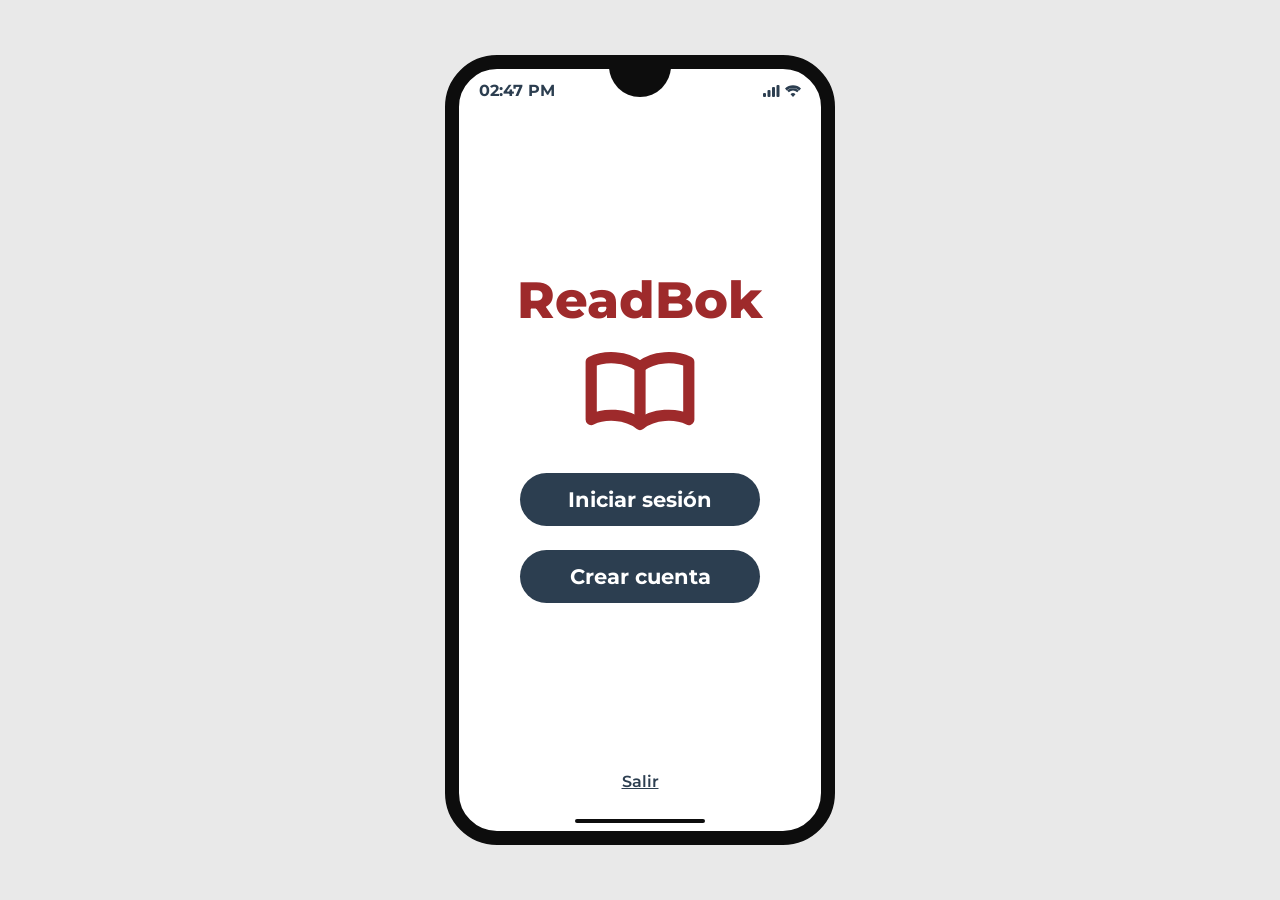
<file: index.html>
<!doctype html>
<html lang="es">
  <head>
    <meta charset="UTF-8" />
    <meta name="viewport" content="width=device-width, initial-scale=1.0" />
    <title>ReadBok</title>
    <link rel="preconnect" href="https://fonts.googleapis.com" />
    <link rel="preconnect" href="https://fonts.gstatic.com" crossorigin />
    <link
      href="https://fonts.googleapis.com/css2?family=Montserrat:wght@300;600;700;800&display=swap"
      rel="stylesheet"
    />
    <link rel="stylesheet" href="assets/css/variables.css" />
    <link rel="stylesheet" href="assets/css/base.css" />
    <style>
      .pantalla--login {
        align-items: center;
        gap: 24px;
        text-align: center;
      }
      .logo-readbok {
        margin-top: auto;
        font-size: 3.2rem;
        font-weight: 800;
        color: var(--enfasis);
      }
      .libro-marca {
        margin: -6px 0 10px;
      }
      .pantalla--login .btn {
        width: 240px;
        white-space: nowrap;
        padding-top: 14px;
        padding-bottom: 14px;
      }
      .enlace-salir {
        margin-top: auto;
        color: var(--texto);
        font-size: var(--h5);
        font-weight: 600;
        text-decoration: underline;
      }
    </style>
  </head>
  <body>
    <div class="telefono">
      <header class="barra-estado">
        <span>02:47 PM</span>
        <span class="iconos-estado">
          <svg width="17" height="12" viewBox="0 0 17 12" fill="currentColor">
            <rect x="0" y="8" width="3" height="4" rx="1" />
            <rect x="4.5" y="5" width="3" height="7" rx="1" />
            <rect x="9" y="2" width="3" height="10" rx="1" />
            <rect x="13.5" y="0" width="3" height="12" rx="1" />
          </svg>
          <svg width="16" height="12" viewBox="0 0 16 12" fill="currentColor">
            <path
              d="M8 12 5.5 9.2a3.6 3.6 0 0 1 5 0Zm4.2-4.7a6.6 6.6 0 0 0-8.4 0L2.1 5.4a9.2 9.2 0 0 1 11.8 0ZM16 3.5a11.8 11.8 0 0 0-16 0l1.7 1.9a9.3 9.3 0 0 1 12.6 0Z"
            />
          </svg>
        </span>
      </header>

      <main class="pantalla pantalla--login">
        <h1 class="logo-readbok">ReadBok</h1>
        <svg
          class="libro-marca"
          width="120"
          height="90"
          viewBox="0 0 150 112"
          fill="none"
        >
          <path
            d="M75 22 C58 8 30 8 14 16 V88 C30 80 58 80 75 94 C92 80 120 80 136 88 V16 C120 8 92 8 75 22 Z"
            stroke="#9e2a2b"
            stroke-width="14"
            stroke-linejoin="round"
          />
          <line
            x1="75"
            y1="22"
            x2="75"
            y2="94"
            stroke="#9e2a2b"
            stroke-width="14"
          />
        </svg>
        <a
          class="btn btn--primario"
          id="btnIniciar"
          href="cargando.html?siguiente=inicio.html"
          >Iniciar sesión</a
        >
        <a
          class="btn btn--primario"
          id="btnCrear"
          href="cargando.html?siguiente=meta.html"
          >Crear cuenta</a
        >
        <a class="enlace-salir" href="#">Salir</a>
      </main>

      <div class="indicador-inicio"></div>
    </div>

    <script>
      // Perfil de la demo: "Iniciar sesión" entra como Omar (datos llenos),
      // "Crear cuenta" entra como usuario nuevo (todo en 0)
      document
        .getElementById("btnIniciar")
        .addEventListener("click", () =>
          sessionStorage.setItem("perfil", "omar"),
        );
      document
        .getElementById("btnCrear")
        .addEventListener("click", () =>
          sessionStorage.setItem("perfil", "nuevo"),
        );
    </script>
  </body>
</html>
</file>
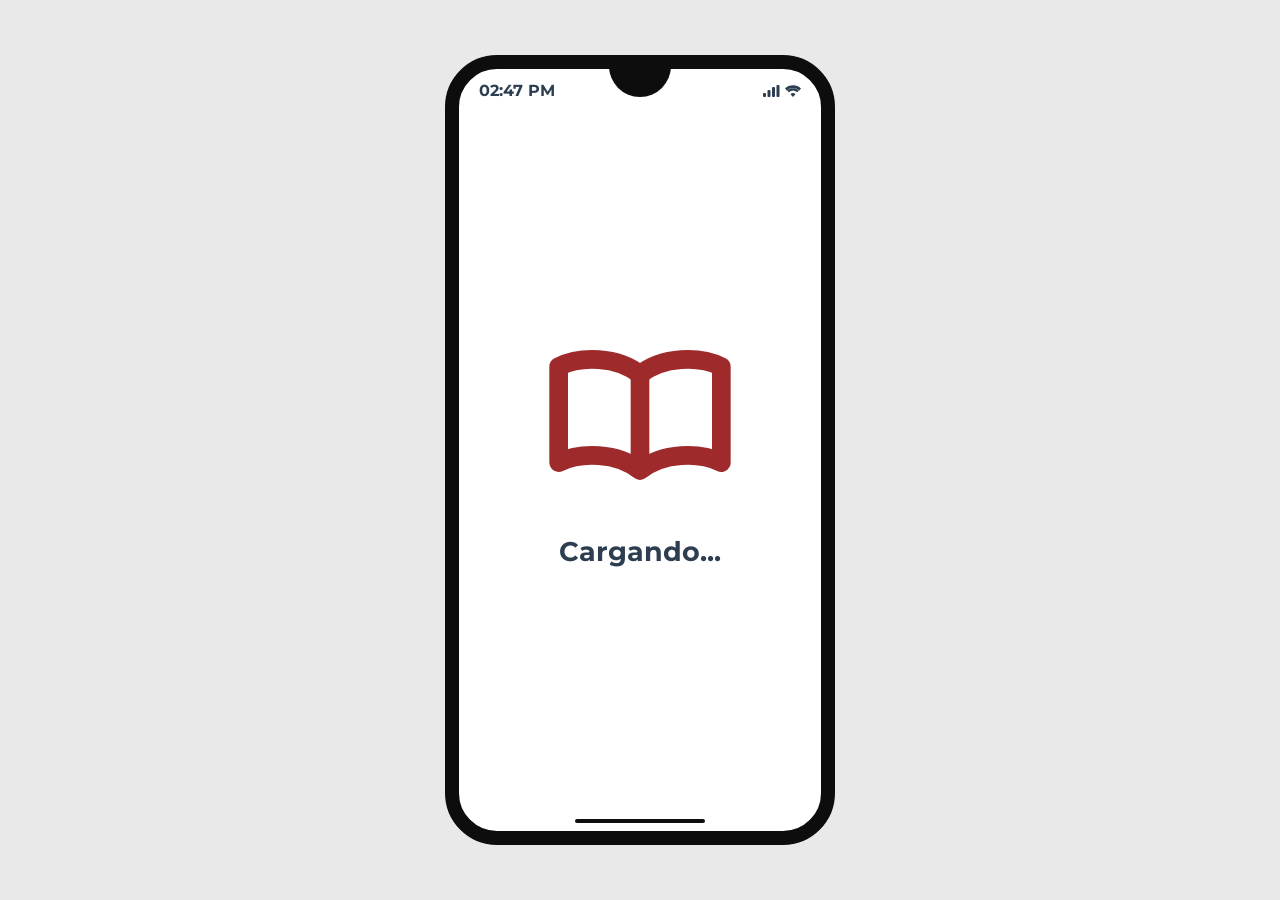
<file: cargando.html>
<!DOCTYPE html>
<html lang="es">
<head>
  <meta charset="UTF-8">
  <meta name="viewport" content="width=device-width, initial-scale=1.0">
  <title>ReadBok — Cargando</title>
  <link rel="preconnect" href="https://fonts.googleapis.com">
  <link rel="preconnect" href="https://fonts.gstatic.com" crossorigin>
  <link href="https://fonts.googleapis.com/css2?family=Montserrat:wght@300;600;700;800&display=swap" rel="stylesheet">
  <link rel="stylesheet" href="assets/css/variables.css">
  <link rel="stylesheet" href="assets/css/base.css">
  <style>
    .pantalla--cargando {
      justify-content: center;
      align-items: center;
      gap: 40px;
      perspective: 700px;
    }
    .libro-girando {
      animation: girar 1.5s linear infinite;
      transform-style: preserve-3d;
    }
    @keyframes girar {
      from { transform: rotateY(0deg); }
      to   { transform: rotateY(360deg); }
    }
    .texto-cargando {
      font-size: var(--h2);
      font-weight: 700;
    }
  </style>
</head>
<body>

  <div class="telefono">

    <header class="barra-estado">
      <span>02:47 PM</span>
      <span class="iconos-estado">
        <svg width="17" height="12" viewBox="0 0 17 12" fill="currentColor"><rect x="0" y="8" width="3" height="4" rx="1"/><rect x="4.5" y="5" width="3" height="7" rx="1"/><rect x="9" y="2" width="3" height="10" rx="1"/><rect x="13.5" y="0" width="3" height="12" rx="1"/></svg>
        <svg width="16" height="12" viewBox="0 0 16 12" fill="currentColor"><path d="M8 12 5.5 9.2a3.6 3.6 0 0 1 5 0Zm4.2-4.7a6.6 6.6 0 0 0-8.4 0L2.1 5.4a9.2 9.2 0 0 1 11.8 0ZM16 3.5a11.8 11.8 0 0 0-16 0l1.7 1.9a9.3 9.3 0 0 1 12.6 0Z"/></svg>
      </span>
    </header>

    <main class="pantalla pantalla--cargando">
      <svg class="libro-girando" width="200" height="150" viewBox="0 0 150 112" fill="none">
        <path d="M75 22 C58 8 30 8 14 16 V88 C30 80 58 80 75 94 C92 80 120 80 136 88 V16 C120 8 92 8 75 22 Z" stroke="#9e2a2b" stroke-width="14" stroke-linejoin="round"/>
        <line x1="75" y1="22" x2="75" y2="94" stroke="#9e2a2b" stroke-width="14"/>
      </svg>
      <p class="texto-cargando">Cargando...</p>
    </main>

    <div class="indicador-inicio"></div>
  </div>

  <script>
    // Simula la carga y pasa a la pantalla indicada en ?siguiente= (por defecto, la sesión)
    const destino = new URLSearchParams(location.search).get('siguiente') || 'sesion.html';
    setTimeout(() => { window.location.href = destino; }, 2200);
  </script>

</body>
</html>
</file>
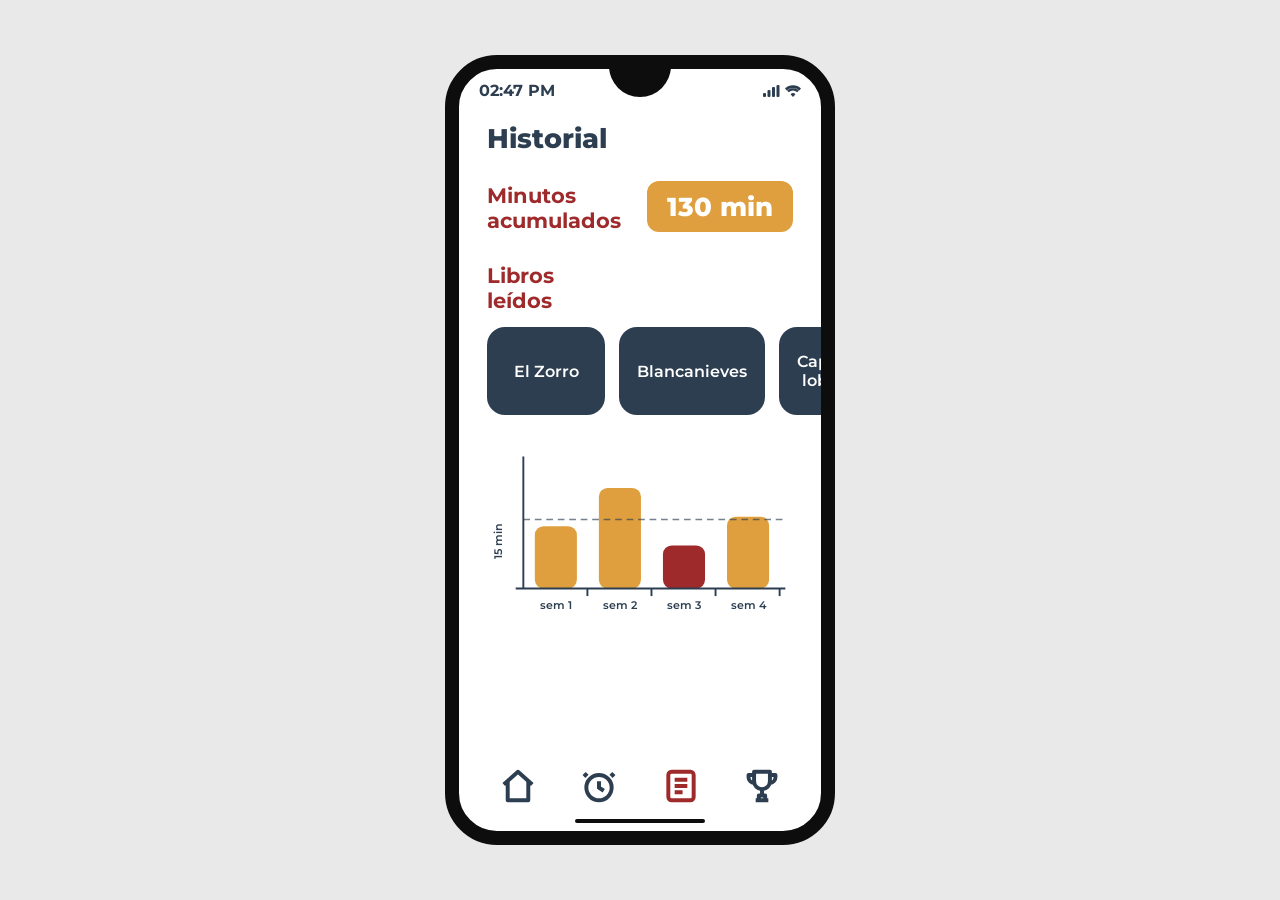
<file: historial.html>
<!DOCTYPE html>
<html lang="es">
<head>
  <meta charset="UTF-8">
  <meta name="viewport" content="width=device-width, initial-scale=1.0">
  <title>ReadBok — Historial</title>
  <link rel="preconnect" href="https://fonts.googleapis.com">
  <link rel="preconnect" href="https://fonts.gstatic.com" crossorigin>
  <link href="https://fonts.googleapis.com/css2?family=Montserrat:wght@300;600;700;800&display=swap" rel="stylesheet">
  <link rel="stylesheet" href="assets/css/variables.css">
  <link rel="stylesheet" href="assets/css/base.css">
  <style>
    .fila-dato {
      display: flex;
      justify-content: space-between;
      align-items: center;
      margin-bottom: 6px;
    }
    .chip-minutos {
      background: var(--corporativo);
      color: var(--fondo);
      font-weight: 800;
      font-size: var(--h3);
      padding: 10px 20px;
      border-radius: 12px;
    }
    /* Carrusel de libros: se arrastra con el dedo o el mouse, sin barra visible */
    .libros-leidos {
      display: flex;
      gap: 14px;
      overflow-x: auto;
      margin: 4px -28px 8px;
      padding: 0 28px 4px;
      cursor: grab;
      scrollbar-width: none;      /* Firefox */
      user-select: none;
    }
    .libros-leidos::-webkit-scrollbar { display: none; }  /* Chrome/Edge */
    .libros-leidos.arrastrando { cursor: grabbing; }
    .libro-chip {
      flex-shrink: 0;
      display: flex;
      align-items: center;
      justify-content: center;
      background: var(--texto);
      color: var(--fondo);
      font-size: var(--h5);
      font-weight: 600;
      padding: 10px 18px;
      border-radius: 18px;
      min-width: 118px;
      min-height: 88px;
      text-align: center;
    }
    .grafica { margin-top: 18px; }
    .grafica text {
      font-family: var(--fuente);
      font-size: 11px;
      font-weight: 600;
      fill: var(--texto);
    }
    /* Las barras crecen desde la base al entrar */
    .grafica .barra {
      transform-box: fill-box;
      transform-origin: 50% 100%;
      animation: crecerBarra 0.9s cubic-bezier(0.2, 0.8, 0.3, 1) both;
    }
    .grafica .barra:nth-child(2) { animation-delay: 0.15s; }
    .grafica .barra:nth-child(3) { animation-delay: 0.3s; }
    .grafica .barra:nth-child(4) { animation-delay: 0.45s; }
    @keyframes crecerBarra {
      from { transform: scaleY(0); }
      to   { transform: scaleY(1); }
    }
  </style>
</head>
<body>

  <div class="telefono">

    <header class="barra-estado">
      <span>02:47 PM</span>
      <span class="iconos-estado">
        <svg width="17" height="12" viewBox="0 0 17 12" fill="currentColor"><rect x="0" y="8" width="3" height="4" rx="1"/><rect x="4.5" y="5" width="3" height="7" rx="1"/><rect x="9" y="2" width="3" height="10" rx="1"/><rect x="13.5" y="0" width="3" height="12" rx="1"/></svg>
        <svg width="16" height="12" viewBox="0 0 16 12" fill="currentColor"><path d="M8 12 5.5 9.2a3.6 3.6 0 0 1 5 0Zm4.2-4.7a6.6 6.6 0 0 0-8.4 0L2.1 5.4a9.2 9.2 0 0 1 11.8 0ZM16 3.5a11.8 11.8 0 0 0-16 0l1.7 1.9a9.3 9.3 0 0 1 12.6 0Z"/></svg>
      </span>
    </header>

    <main class="pantalla">

      <h1 class="titulo-pantalla">Historial</h1>

      <div class="fila-dato">
        <h2 class="subtitulo">Minutos<br>acumulados</h2>
        <span class="chip-minutos" id="minutosValor">130 min</span>
      </div>

      <h2 class="subtitulo">Libros<br>leídos</h2>
      <div class="libros-leidos">
        <div class="libro-chip">El Zorro</div>
        <div class="libro-chip">Blancanieves</div>
        <div class="libro-chip">Caperucita<br>lobo feroz</div>
      </div>

      <!-- Constancia semanal: barras vs. meta diaria (línea punteada) -->
      <svg class="grafica" viewBox="0 0 320 190">
        <text x="16" y="100" transform="rotate(-90 16 100)" text-anchor="middle">15 min</text>
        <g>
          <rect class="barra" x="50"  y="85"  width="44" height="65"  rx="9" fill="#df9f3e"/>
          <rect class="barra" x="117" y="45"  width="44" height="105" rx="9" fill="#df9f3e"/>
          <rect class="barra" x="184" y="105" width="44" height="45"  rx="9" fill="#9e2a2b"/>
          <rect class="barra" x="251" y="75"  width="44" height="75"  rx="9" fill="#df9f3e"/>
        </g>
        <line x1="38" y1="78" x2="310" y2="78" stroke="#2c3e50" stroke-width="1.5" stroke-dasharray="7 5" opacity="0.65"/>
        <line x1="38" y1="12" x2="38" y2="150" stroke="#2c3e50" stroke-width="2"/>
        <line x1="30" y1="150" x2="312" y2="150" stroke="#2c3e50" stroke-width="2"/>
        <line x1="105" y1="150" x2="105" y2="158" stroke="#2c3e50" stroke-width="2"/>
        <line x1="172" y1="150" x2="172" y2="158" stroke="#2c3e50" stroke-width="2"/>
        <line x1="239" y1="150" x2="239" y2="158" stroke="#2c3e50" stroke-width="2"/>
        <line x1="306" y1="150" x2="306" y2="158" stroke="#2c3e50" stroke-width="2"/>
        <text x="72"  y="172" text-anchor="middle">sem 1</text>
        <text x="139" y="172" text-anchor="middle">sem 2</text>
        <text x="206" y="172" text-anchor="middle">sem 3</text>
        <text x="273" y="172" text-anchor="middle">sem 4</text>
      </svg>

    </main>

    <nav class="nav-inferior">
      <a href="inicio.html" aria-label="Inicio">
        <svg viewBox="0 0 24 24" fill="none" stroke="currentColor" stroke-width="2" stroke-linejoin="round"><path d="M3 11 12 3l9 8"/><path d="M5.5 9.5V21h13V9.5"/></svg>
      </a>
      <a href="sesion.html" aria-label="Temporizador">
        <svg viewBox="0 0 24 24" fill="none" stroke="currentColor" stroke-width="2"><circle cx="12" cy="13" r="8"/><path d="M12 9v4l3 2"/><path d="M4.5 4 2.5 6M19.5 4l2 2"/></svg>
      </a>
      <a href="historial.html" class="activo" aria-label="Historial">
        <svg viewBox="0 0 24 24" fill="none" stroke="currentColor" stroke-width="2" stroke-linejoin="round"><rect x="4" y="3" width="16" height="18" rx="2"/><path d="M8 8h8M8 12h8M8 16h5"/></svg>
      </a>
      <a href="logros.html" aria-label="Logros">
        <svg viewBox="0 0 24 24" fill="none" stroke="currentColor" stroke-width="2" stroke-linejoin="round"><path d="M7 3h10v6a5 5 0 0 1-10 0Z"/><path d="M7 5H3.5v1.5A3.5 3.5 0 0 0 7 10M17 5h3.5v1.5A3.5 3.5 0 0 1 17 10"/><path d="M12 14v4M8 21h8M10 18h4v3h-4z"/></svg>
      </a>
    </nav>

    <div class="indicador-inicio"></div>
  </div>

  <script>
    // Arrastrar el carrusel de libros con mouse o dedo (sin barra de scroll)
    const carrusel = document.querySelector('.libros-leidos');
    let arrastrando = false, inicioX = 0, scrollInicial = 0;

    carrusel.addEventListener('pointerdown', e => {
      arrastrando = true;
      inicioX = e.clientX;
      scrollInicial = carrusel.scrollLeft;
      carrusel.classList.add('arrastrando');
      carrusel.setPointerCapture(e.pointerId);
    });

    carrusel.addEventListener('pointermove', e => {
      if (!arrastrando) return;
      carrusel.scrollLeft = scrollInicial - (e.clientX - inicioX);
    });

    ['pointerup', 'pointercancel'].forEach(ev =>
      carrusel.addEventListener(ev, () => {
        arrastrando = false;
        carrusel.classList.remove('arrastrando');
      })
    );

    // Usuario nuevo (Crear cuenta): historial en cero
    if (sessionStorage.getItem('perfil') === 'nuevo') {
      document.getElementById('minutosValor').textContent = '0 min';
      carrusel.innerHTML = '<p class="etiqueta">Aún no has terminado tu primer libro</p>';
      document.querySelectorAll('.grafica .barra').forEach(b => b.style.display = 'none');
    }
  </script>

</body>
</html>
</file>
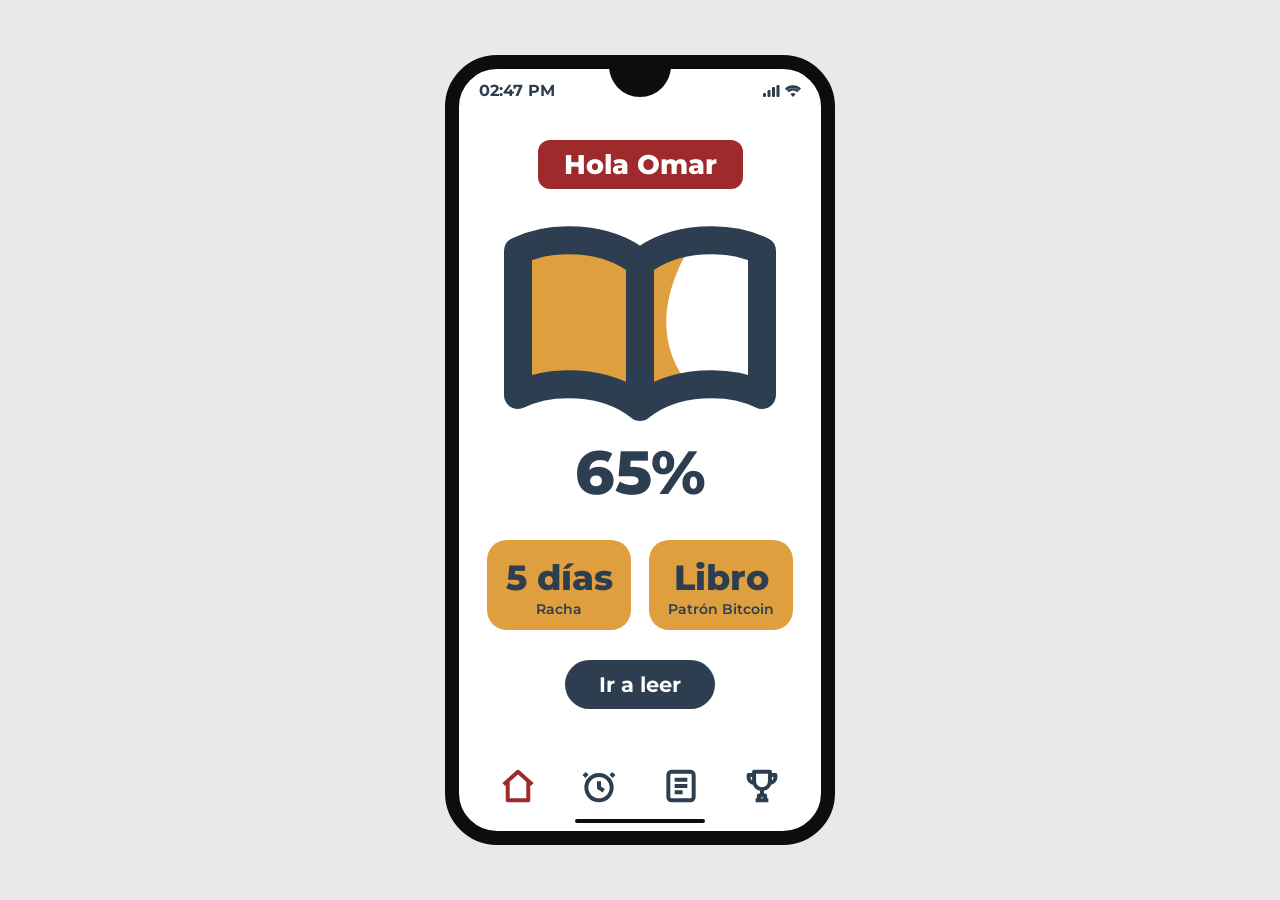
<file: inicio.html>
<!doctype html>
<html lang="es">
  <head>
    <meta charset="UTF-8" />
    <meta name="viewport" content="width=device-width, initial-scale=1.0" />
    <title>ReadBok — Inicio</title>
    <link rel="preconnect" href="https://fonts.googleapis.com" />
    <link rel="preconnect" href="https://fonts.gstatic.com" crossorigin />
    <link
      href="https://fonts.googleapis.com/css2?family=Montserrat:wght@300;600;700;800&display=swap"
      rel="stylesheet"
    />
    <link rel="stylesheet" href="assets/css/variables.css" />
    <link rel="stylesheet" href="assets/css/base.css" />
    <style>
      .pantalla--inicio {
        align-items: center;
        justify-content: space-evenly;
        gap: 12px;
        text-align: center;
      }
      .libro-progreso {
        display: flex;
        flex-direction: column;
        align-items: center;
      }
      .porcentaje {
        font-size: 3.8rem;
        font-weight: 800;
        margin-top: -8px;
      }
      .tarjetas-inicio {
        display: flex;
        gap: 18px;
        width: 100%;
        max-width: 320px;
      }
    </style>
  </head>
  <body>
    <div class="telefono">
      <header class="barra-estado">
        <span>02:47 PM</span>
        <span class="iconos-estado">
          <svg width="17" height="12" viewBox="0 0 17 12" fill="currentColor">
            <rect x="0" y="8" width="3" height="4" rx="1" />
            <rect x="4.5" y="5" width="3" height="7" rx="1" />
            <rect x="9" y="2" width="3" height="10" rx="1" />
            <rect x="13.5" y="0" width="3" height="12" rx="1" />
          </svg>
          <svg width="16" height="12" viewBox="0 0 16 12" fill="currentColor">
            <path
              d="M8 12 5.5 9.2a3.6 3.6 0 0 1 5 0Zm4.2-4.7a6.6 6.6 0 0 0-8.4 0L2.1 5.4a9.2 9.2 0 0 1 11.8 0ZM16 3.5a11.8 11.8 0 0 0-16 0l1.7 1.9a9.3 9.3 0 0 1 12.6 0Z"
            />
          </svg>
        </span>
      </header>

      <main class="pantalla pantalla--inicio">
        <h1 class="chip-titulo" id="saludo">Hola Omar</h1>

        <div class="libro-progreso">
          <svg width="300" height="224" viewBox="0 0 150 112" fill="none">
            <!-- Libro abierto: página izquierda naranja, derecha blanca con media luna -->
            <path
              class="relleno-lectura"
              d="M75 22 C58 8 30 8 14 16 V88 C30 80 58 80 75 94 Z"
              fill="#df9f3e"
            />
            <path
              d="M75 22 C92 8 120 8 136 16 V88 C120 80 92 80 75 94 Z"
              fill="#ffffff"
            />
            <!-- Avance de lectura sobre la página derecha: borde cóncavo -->
            <path
              class="relleno-lectura"
              d="M75 22 C84 14 93 12 101 12 C84 40 84 64 100 84 C91 82 83 86 75 94 Z"
              fill="#df9f3e"
            />
            <path
              d="M75 22 C58 8 30 8 14 16 V88 C30 80 58 80 75 94 C92 80 120 80 136 88 V16 C120 8 92 8 75 22 Z"
              stroke="#2c3e50"
              stroke-width="14"
              stroke-linejoin="round"
            />
            <line
              x1="75"
              y1="22"
              x2="75"
              y2="94"
              stroke="#2c3e50"
              stroke-width="14"
            />
          </svg>
          <span class="porcentaje" id="porcentaje">65%</span>
        </div>

        <div class="tarjetas-inicio">
          <div class="tarjeta-dato">
            <strong id="rachaValor">5 días</strong>
            <span>Racha</span>
          </div>
          <div class="tarjeta-dato">
            <strong>Libro</strong>
            <span id="libroValor">Patrón Bitcoin</span>
          </div>
        </div>

        <a class="btn btn--primario" href="cargando.html">Ir a leer</a>
      </main>

      <nav class="nav-inferior">
        <a href="inicio.html" class="activo" aria-label="Inicio">
          <svg
            viewBox="0 0 24 24"
            fill="none"
            stroke="currentColor"
            stroke-width="2"
            stroke-linejoin="round"
          >
            <path d="M3 11 12 3l9 8" />
            <path d="M5.5 9.5V21h13V9.5" />
          </svg>
        </a>
        <a href="sesion.html" aria-label="Temporizador">
          <svg
            viewBox="0 0 24 24"
            fill="none"
            stroke="currentColor"
            stroke-width="2"
          >
            <circle cx="12" cy="13" r="8" />
            <path d="M12 9v4l3 2" />
            <path d="M4.5 4 2.5 6M19.5 4l2 2" />
          </svg>
        </a>
        <a href="historial.html" aria-label="Historial">
          <svg
            viewBox="0 0 24 24"
            fill="none"
            stroke="currentColor"
            stroke-width="2"
            stroke-linejoin="round"
          >
            <rect x="4" y="3" width="16" height="18" rx="2" />
            <path d="M8 8h8M8 12h8M8 16h5" />
          </svg>
        </a>
        <a href="logros.html" aria-label="Logros">
          <svg
            viewBox="0 0 24 24"
            fill="none"
            stroke="currentColor"
            stroke-width="2"
            stroke-linejoin="round"
          >
            <path d="M7 3h10v6a5 5 0 0 1-10 0Z" />
            <path
              d="M7 5H3.5v1.5A3.5 3.5 0 0 0 7 10M17 5h3.5v1.5A3.5 3.5 0 0 1 17 10"
            />
            <path d="M12 14v4M8 21h8M10 18h4v3h-4z" />
          </svg>
        </a>
      </nav>

      <div class="indicador-inicio"></div>
    </div>

    <script>
      // Usuario nuevo (Crear cuenta): dashboard en cero
      if (sessionStorage.getItem("perfil") === "nuevo") {
        document.getElementById("saludo").textContent = "Hola lector";
        document.getElementById("porcentaje").textContent = "0%";
        document.getElementById("rachaValor").textContent = "0 días";
        document.getElementById("libroValor").textContent = "Ninguno aún";
        document
          .querySelectorAll(".relleno-lectura")
          .forEach((p) => (p.style.display = "none"));
      }
    </script>
  </body>
</html>
</file>
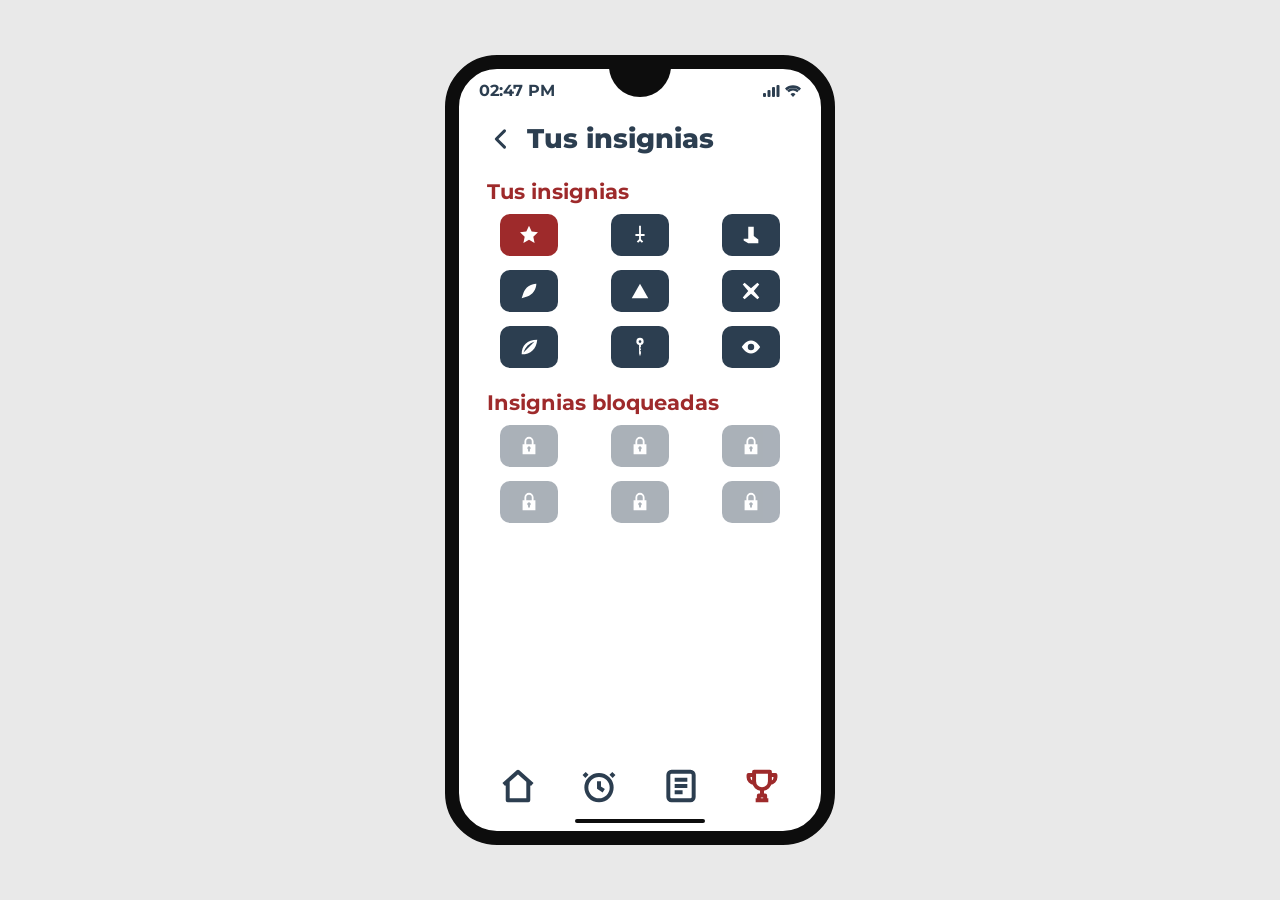
<file: insignias.html>
<!DOCTYPE html>
<html lang="es">
<head>
  <meta charset="UTF-8">
  <meta name="viewport" content="width=device-width, initial-scale=1.0">
  <title>ReadBok — Tus insignias</title>
  <link rel="preconnect" href="https://fonts.googleapis.com">
  <link rel="preconnect" href="https://fonts.gstatic.com" crossorigin>
  <link href="https://fonts.googleapis.com/css2?family=Montserrat:wght@300;600;700;800&display=swap" rel="stylesheet">
  <link rel="stylesheet" href="assets/css/variables.css">
  <link rel="stylesheet" href="assets/css/base.css">
</head>
<body>

  <div class="telefono">

    <header class="barra-estado">
      <span>02:47 PM</span>
      <span class="iconos-estado">
        <svg width="17" height="12" viewBox="0 0 17 12" fill="currentColor"><rect x="0" y="8" width="3" height="4" rx="1"/><rect x="4.5" y="5" width="3" height="7" rx="1"/><rect x="9" y="2" width="3" height="10" rx="1"/><rect x="13.5" y="0" width="3" height="12" rx="1"/></svg>
        <svg width="16" height="12" viewBox="0 0 16 12" fill="currentColor"><path d="M8 12 5.5 9.2a3.6 3.6 0 0 1 5 0Zm4.2-4.7a6.6 6.6 0 0 0-8.4 0L2.1 5.4a9.2 9.2 0 0 1 11.8 0ZM16 3.5a11.8 11.8 0 0 0-16 0l1.7 1.9a9.3 9.3 0 0 1 12.6 0Z"/></svg>
      </span>
    </header>

    <main class="pantalla">

      <div class="encabezado-volver">
        <a class="btn-volver" href="logros.html" aria-label="Volver a Logros">
          <svg viewBox="0 0 24 24" fill="none" stroke="currentColor" stroke-width="2.6" stroke-linecap="round" stroke-linejoin="round"><path d="M15 5l-7 7 7 7"/></svg>
        </a>
        <h1 class="titulo-pantalla">Tus insignias</h1>
      </div>

      <h2 class="subtitulo">Tus insignias</h2>
      <div class="cuadricula-iconos" id="insignias">
        <button class="icono-cuadro activo" type="button" aria-label="Insignia estrella">
          <svg viewBox="0 0 24 24" fill="currentColor"><path d="m12 2 2.9 6.3 6.9.8-5.1 4.7 1.4 6.8L12 17.2 5.9 20.6l1.4-6.8L2.2 9.1l6.9-.8Z"/></svg>
        </button>
        <button class="icono-cuadro" type="button" aria-label="Insignia espada">
          <svg viewBox="0 0 24 24" fill="currentColor"><path d="M11 2h2v9h4v2h-4v3.5l2.5 2.5-1.5 1.5L12 18.5 10 20.5 8.5 19l2.5-2.5V13H7v-2h4Z"/></svg>
        </button>
        <button class="icono-cuadro" type="button" aria-label="Insignia bota">
          <svg viewBox="0 0 24 24" fill="currentColor"><path d="M9 3h6v10l5 4v4H9l-5-3v-2h5Z"/></svg>
        </button>
        <button class="icono-cuadro" type="button" aria-label="Insignia pluma">
          <svg viewBox="0 0 24 24" fill="currentColor"><path d="M20 4c-6 0-12 4-14 10l-2 6 6-2C16 16 20 10 20 4Zm-9 9 5-5"/></svg>
        </button>
        <button class="icono-cuadro" type="button" aria-label="Insignia montaña">
          <svg viewBox="0 0 24 24" fill="currentColor"><path d="M12 4 3 20h18Z"/></svg>
        </button>
        <button class="icono-cuadro" type="button" aria-label="Insignia aspa">
          <svg viewBox="0 0 24 24" fill="currentColor"><path d="M5 3 12 9l7-6 2 2-6 7 6 7-2 2-7-6-7 6-2-2 6-7-6-7Z"/></svg>
        </button>
        <button class="icono-cuadro" type="button" aria-label="Insignia hoja">
          <svg viewBox="0 0 24 24" fill="currentColor"><path d="M21 4C10 4 4 10 4 20c10 0 16-6 17-16ZM6 18C8 12 12 8 18 6"/></svg>
        </button>
        <button class="icono-cuadro" type="button" aria-label="Insignia llave">
          <svg viewBox="0 0 24 24" fill="currentColor"><path d="M12 2a4 4 0 0 0-1 7.87V19l1 3 1-3v-2l-1-1 1-1v-1l-1-1 1-1v-2.13A4 4 0 0 0 12 2Zm0 2.5A1.5 1.5 0 1 1 10.5 6 1.5 1.5 0 0 1 12 4.5Z"/></svg>
        </button>
        <button class="icono-cuadro" type="button" aria-label="Insignia ojo">
          <svg viewBox="0 0 24 24" fill="currentColor"><path d="M12 5C6 5 2 12 2 12s4 7 10 7 10-7 10-7-4-7-10-7Zm0 10.5A3.5 3.5 0 1 1 15.5 12 3.5 3.5 0 0 1 12 15.5Z"/></svg>
        </button>
      </div>

      <h2 class="subtitulo">Insignias bloqueadas</h2>
      <div class="cuadricula-iconos">
        <button class="icono-cuadro" type="button" disabled aria-label="Insignia bloqueada">
          <svg viewBox="0 0 24 24" fill="currentColor"><path d="M17 10V7a5 5 0 0 0-10 0v3H5v11h14V10Zm-8-3a3 3 0 0 1 6 0v3H9Zm4 8.7V18h-2v-2.3a1.8 1.8 0 1 1 2 0Z"/></svg>
        </button>
        <button class="icono-cuadro" type="button" disabled aria-label="Insignia bloqueada">
          <svg viewBox="0 0 24 24" fill="currentColor"><path d="M17 10V7a5 5 0 0 0-10 0v3H5v11h14V10Zm-8-3a3 3 0 0 1 6 0v3H9Zm4 8.7V18h-2v-2.3a1.8 1.8 0 1 1 2 0Z"/></svg>
        </button>
        <button class="icono-cuadro" type="button" disabled aria-label="Insignia bloqueada">
          <svg viewBox="0 0 24 24" fill="currentColor"><path d="M17 10V7a5 5 0 0 0-10 0v3H5v11h14V10Zm-8-3a3 3 0 0 1 6 0v3H9Zm4 8.7V18h-2v-2.3a1.8 1.8 0 1 1 2 0Z"/></svg>
        </button>
        <button class="icono-cuadro" type="button" disabled aria-label="Insignia bloqueada">
          <svg viewBox="0 0 24 24" fill="currentColor"><path d="M17 10V7a5 5 0 0 0-10 0v3H5v11h14V10Zm-8-3a3 3 0 0 1 6 0v3H9Zm4 8.7V18h-2v-2.3a1.8 1.8 0 1 1 2 0Z"/></svg>
        </button>
        <button class="icono-cuadro" type="button" disabled aria-label="Insignia bloqueada">
          <svg viewBox="0 0 24 24" fill="currentColor"><path d="M17 10V7a5 5 0 0 0-10 0v3H5v11h14V10Zm-8-3a3 3 0 0 1 6 0v3H9Zm4 8.7V18h-2v-2.3a1.8 1.8 0 1 1 2 0Z"/></svg>
        </button>
        <button class="icono-cuadro" type="button" disabled aria-label="Insignia bloqueada">
          <svg viewBox="0 0 24 24" fill="currentColor"><path d="M17 10V7a5 5 0 0 0-10 0v3H5v11h14V10Zm-8-3a3 3 0 0 1 6 0v3H9Zm4 8.7V18h-2v-2.3a1.8 1.8 0 1 1 2 0Z"/></svg>
        </button>
      </div>

    </main>

    <nav class="nav-inferior">
      <a href="inicio.html" aria-label="Inicio">
        <svg viewBox="0 0 24 24" fill="none" stroke="currentColor" stroke-width="2" stroke-linejoin="round"><path d="M3 11 12 3l9 8"/><path d="M5.5 9.5V21h13V9.5"/></svg>
      </a>
      <a href="sesion.html" aria-label="Temporizador">
        <svg viewBox="0 0 24 24" fill="none" stroke="currentColor" stroke-width="2"><circle cx="12" cy="13" r="8"/><path d="M12 9v4l3 2"/><path d="M4.5 4 2.5 6M19.5 4l2 2"/></svg>
      </a>
      <a href="historial.html" aria-label="Historial">
        <svg viewBox="0 0 24 24" fill="none" stroke="currentColor" stroke-width="2" stroke-linejoin="round"><rect x="4" y="3" width="16" height="18" rx="2"/><path d="M8 8h8M8 12h8M8 16h5"/></svg>
      </a>
      <a href="logros.html" class="activo" aria-label="Logros">
        <svg viewBox="0 0 24 24" fill="none" stroke="currentColor" stroke-width="2" stroke-linejoin="round"><path d="M7 3h10v6a5 5 0 0 1-10 0Z"/><path d="M7 5H3.5v1.5A3.5 3.5 0 0 0 7 10M17 5h3.5v1.5A3.5 3.5 0 0 1 17 10"/><path d="M12 14v4M8 21h8M10 18h4v3h-4z"/></svg>
      </a>
    </nav>

    <div class="indicador-inicio"></div>
  </div>

  <script>
    // Selección de la insignia activa
    document.querySelectorAll('#insignias .icono-cuadro').forEach(btn => {
      btn.addEventListener('click', () => {
        document.querySelector('#insignias .icono-cuadro.activo')?.classList.remove('activo');
        btn.classList.add('activo');
      });
    });
  </script>

</body>
</html>
</file>
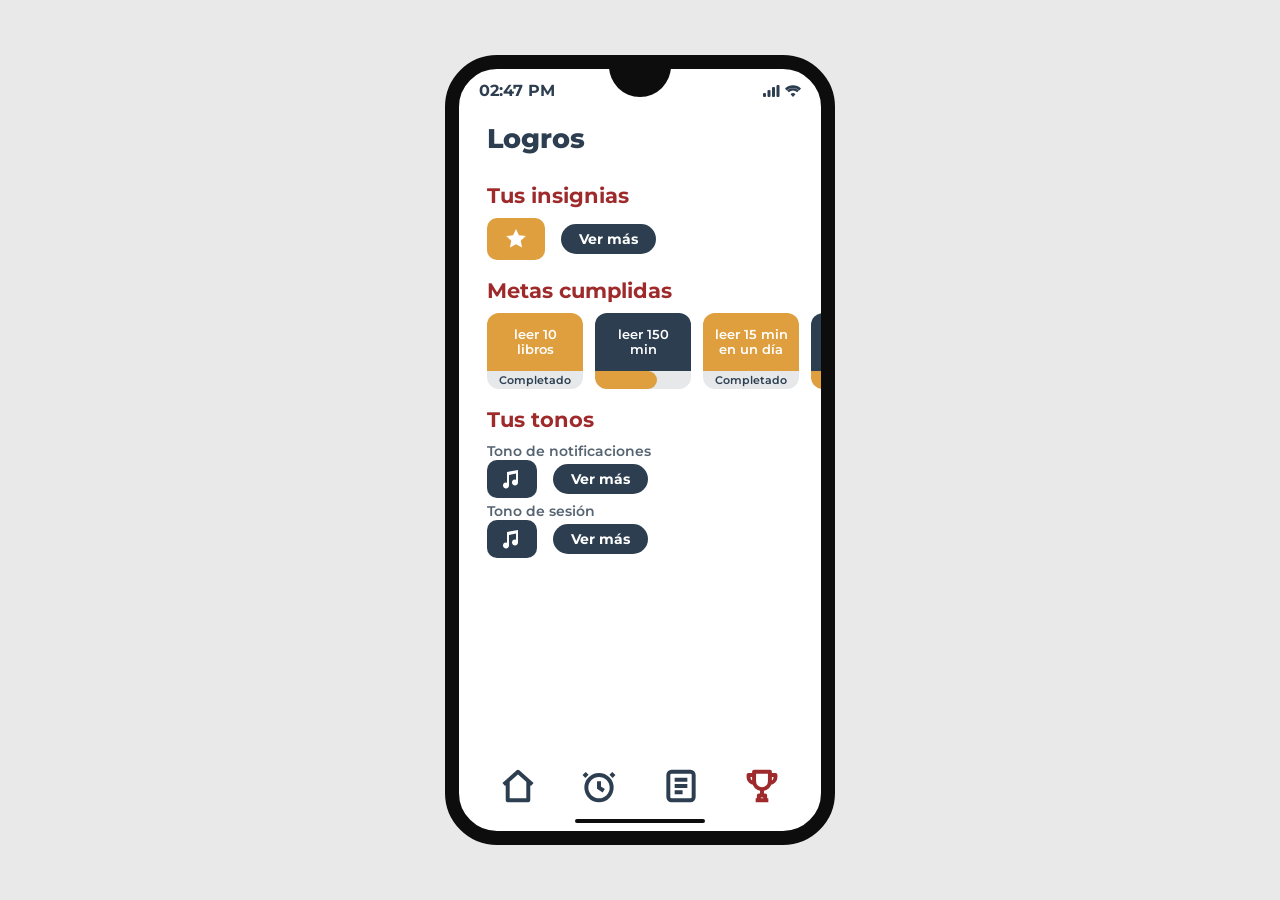
<file: logros.html>
<!DOCTYPE html>
<html lang="es">
<head>
  <meta charset="UTF-8">
  <meta name="viewport" content="width=device-width, initial-scale=1.0">
  <title>ReadBok — Logros</title>
  <link rel="preconnect" href="https://fonts.googleapis.com">
  <link rel="preconnect" href="https://fonts.gstatic.com" crossorigin>
  <link href="https://fonts.googleapis.com/css2?family=Montserrat:wght@300;600;700;800&display=swap" rel="stylesheet">
  <link rel="stylesheet" href="assets/css/variables.css">
  <link rel="stylesheet" href="assets/css/base.css">
  <style>
    .fila-vermas {
      display: flex;
      align-items: center;
      gap: 16px;
      margin-bottom: 4px;
    }
    .insignia-estrella {
      width: 58px;
      height: 42px;
      border-radius: 10px;
      background: var(--corporativo);
      color: var(--fondo);
      display: flex;
      align-items: center;
      justify-content: center;
    }
    .insignia-estrella svg, .tono-nota svg { width: 24px; height: 24px; }
    .tono-nota {
      width: 50px;
      height: 38px;
      border-radius: 10px;
      background: var(--texto);
      color: var(--fondo);
      display: flex;
      align-items: center;
      justify-content: center;
    }
    .btn--vermas {
      font-size: var(--h6);
      padding: 6px 18px;
    }
    /* Carrusel de metas: se arrastra, sin barra visible */
    .metas {
      display: flex;
      gap: 12px;
      overflow-x: auto;
      margin: 0 -28px;
      padding: 0 28px 4px;
      cursor: grab;
      scrollbar-width: none;      /* Firefox */
      user-select: none;
    }
    .metas::-webkit-scrollbar { display: none; }  /* Chrome/Edge */
    .metas.arrastrando { cursor: grabbing; }
    .meta-chip {
      flex-shrink: 0;
      width: 96px;
      border-radius: 12px;
      overflow: hidden;
      text-align: center;
      font-size: 0.8rem;
      font-weight: 600;
    }
    /* Todos los cuadritos con la misma altura, pase lo que pase con el texto */
    .meta-chip .meta-texto {
      height: 58px;
      display: flex;
      align-items: center;
      justify-content: center;
      padding: 4px 8px;
      color: var(--fondo);
      background: var(--texto);
    }
    .meta-chip.cumplida .meta-texto { background: var(--corporativo); }
    .meta-chip .meta-estado {
      position: relative;
      display: block;
      background: #e6e8ea;
      color: var(--texto);
      height: 18px;
      line-height: 18px;
      font-size: 0.7rem;
      overflow: hidden;
    }
    /* Barra de progreso de las metas pendientes */
    .meta-progreso {
      position: absolute;
      inset: 0 auto 0 0;
      background: var(--corporativo);
      border-radius: 0 999px 999px 0;
    }
  </style>
</head>
<body>

  <div class="telefono">

    <header class="barra-estado">
      <span>02:47 PM</span>
      <span class="iconos-estado">
        <svg width="17" height="12" viewBox="0 0 17 12" fill="currentColor"><rect x="0" y="8" width="3" height="4" rx="1"/><rect x="4.5" y="5" width="3" height="7" rx="1"/><rect x="9" y="2" width="3" height="10" rx="1"/><rect x="13.5" y="0" width="3" height="12" rx="1"/></svg>
        <svg width="16" height="12" viewBox="0 0 16 12" fill="currentColor"><path d="M8 12 5.5 9.2a3.6 3.6 0 0 1 5 0Zm4.2-4.7a6.6 6.6 0 0 0-8.4 0L2.1 5.4a9.2 9.2 0 0 1 11.8 0ZM16 3.5a11.8 11.8 0 0 0-16 0l1.7 1.9a9.3 9.3 0 0 1 12.6 0Z"/></svg>
      </span>
    </header>

    <main class="pantalla">

      <h1 class="titulo-pantalla">Logros</h1>

      <h2 class="subtitulo">Tus insignias</h2>
      <div class="fila-vermas">
        <span class="insignia-estrella">
          <svg viewBox="0 0 24 24" fill="currentColor"><path d="m12 2 2.9 6.3 6.9.8-5.1 4.7 1.4 6.8L12 17.2 5.9 20.6l1.4-6.8L2.2 9.1l6.9-.8Z"/></svg>
        </span>
        <a class="btn btn--primario btn--vermas" href="insignias.html">Ver más</a>
      </div>

      <h2 class="subtitulo">Metas cumplidas</h2>
      <div class="metas">
        <div class="meta-chip cumplida">
          <span class="meta-texto">leer 10 libros</span>
          <span class="meta-estado">Completado</span>
        </div>
        <div class="meta-chip">
          <span class="meta-texto">leer 150 min</span>
          <span class="meta-estado"><span class="meta-progreso" style="width: 65%"></span></span>
        </div>
        <div class="meta-chip cumplida">
          <span class="meta-texto">leer 15 min en un día</span>
          <span class="meta-estado">Completado</span>
        </div>
        <div class="meta-chip">
          <span class="meta-texto">leer 200 min</span>
          <span class="meta-estado"><span class="meta-progreso" style="width: 40%"></span></span>
        </div>
      </div>

      <h2 class="subtitulo">Tus tonos</h2>
      <span class="etiqueta">Tono de notificaciones</span>
      <div class="fila-vermas">
        <span class="tono-nota">
          <svg viewBox="0 0 24 24" fill="currentColor"><path d="M9 18.5a3 3 0 1 1-2-2.83V5l11-2v12.5a3 3 0 1 1-2-2.83V6.4L9 8Z"/></svg>
        </span>
        <a class="btn btn--primario btn--vermas" href="tonos.html">Ver más</a>
      </div>
      <span class="etiqueta">Tono de sesión</span>
      <div class="fila-vermas">
        <span class="tono-nota">
          <svg viewBox="0 0 24 24" fill="currentColor"><path d="M9 18.5a3 3 0 1 1-2-2.83V5l11-2v12.5a3 3 0 1 1-2-2.83V6.4L9 8Z"/></svg>
        </span>
        <a class="btn btn--primario btn--vermas" href="tonos.html">Ver más</a>
      </div>

    </main>

    <nav class="nav-inferior">
      <a href="inicio.html" aria-label="Inicio">
        <svg viewBox="0 0 24 24" fill="none" stroke="currentColor" stroke-width="2" stroke-linejoin="round"><path d="M3 11 12 3l9 8"/><path d="M5.5 9.5V21h13V9.5"/></svg>
      </a>
      <a href="sesion.html" aria-label="Temporizador">
        <svg viewBox="0 0 24 24" fill="none" stroke="currentColor" stroke-width="2"><circle cx="12" cy="13" r="8"/><path d="M12 9v4l3 2"/><path d="M4.5 4 2.5 6M19.5 4l2 2"/></svg>
      </a>
      <a href="historial.html" aria-label="Historial">
        <svg viewBox="0 0 24 24" fill="none" stroke="currentColor" stroke-width="2" stroke-linejoin="round"><rect x="4" y="3" width="16" height="18" rx="2"/><path d="M8 8h8M8 12h8M8 16h5"/></svg>
      </a>
      <a href="logros.html" class="activo" aria-label="Logros">
        <svg viewBox="0 0 24 24" fill="none" stroke="currentColor" stroke-width="2" stroke-linejoin="round"><path d="M7 3h10v6a5 5 0 0 1-10 0Z"/><path d="M7 5H3.5v1.5A3.5 3.5 0 0 0 7 10M17 5h3.5v1.5A3.5 3.5 0 0 1 17 10"/><path d="M12 14v4M8 21h8M10 18h4v3h-4z"/></svg>
      </a>
    </nav>

    <div class="indicador-inicio"></div>
  </div>

  <script>
    // Arrastrar el carrusel de metas con mouse o dedo (sin barra de scroll)
    const carrusel = document.querySelector('.metas');
    let arrastrando = false, inicioX = 0, scrollInicial = 0;

    carrusel.addEventListener('pointerdown', e => {
      arrastrando = true;
      inicioX = e.clientX;
      scrollInicial = carrusel.scrollLeft;
      carrusel.classList.add('arrastrando');
      carrusel.setPointerCapture(e.pointerId);
    });

    carrusel.addEventListener('pointermove', e => {
      if (!arrastrando) return;
      carrusel.scrollLeft = scrollInicial - (e.clientX - inicioX);
    });

    ['pointerup', 'pointercancel'].forEach(ev =>
      carrusel.addEventListener(ev, () => {
        arrastrando = false;
        carrusel.classList.remove('arrastrando');
      })
    );
  </script>

</body>
</html>
</file>
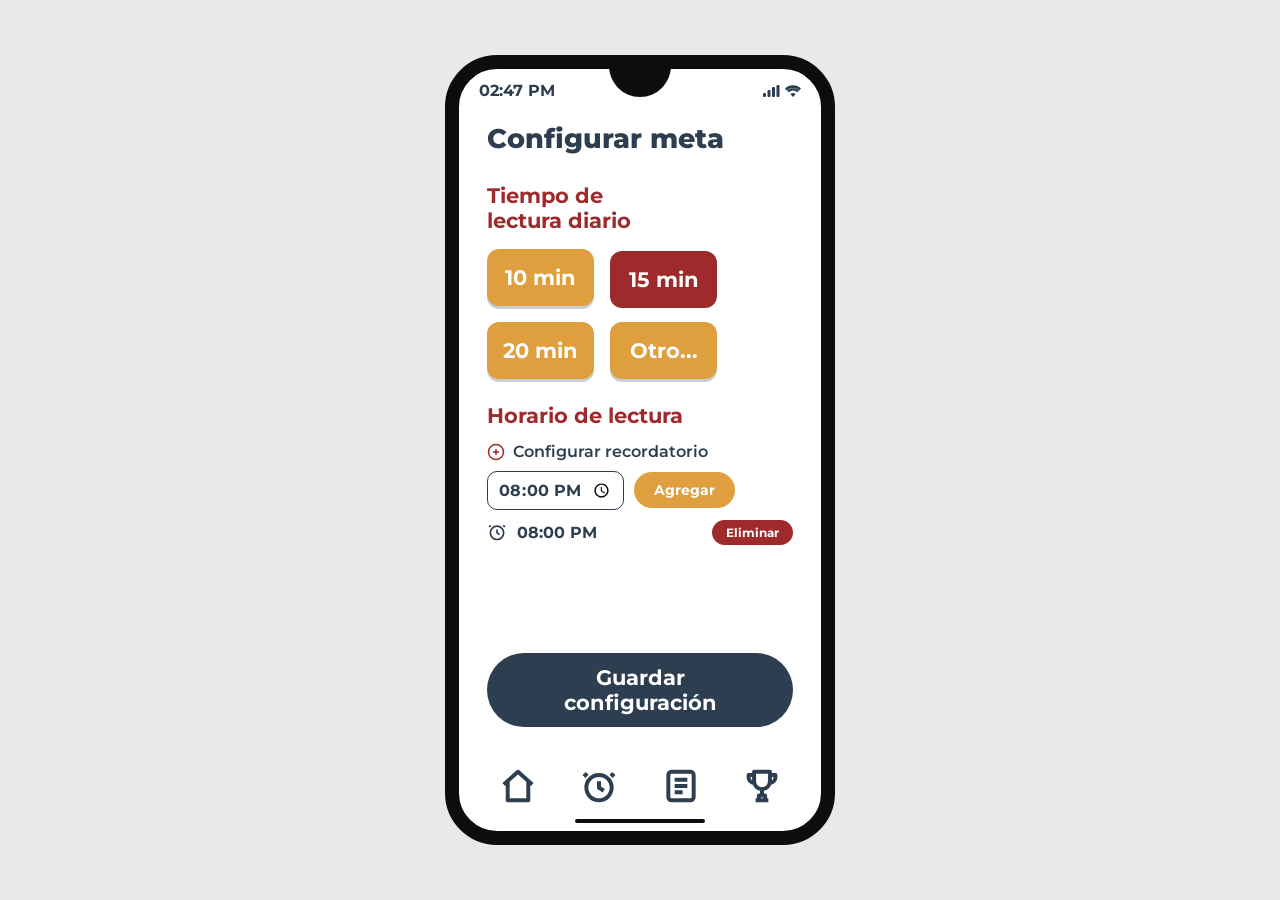
<file: meta.html>
<!DOCTYPE html>
<html lang="es">
<head>
  <meta charset="UTF-8">
  <meta name="viewport" content="width=device-width, initial-scale=1.0">
  <title>ReadBok — Configurar meta</title>
  <link rel="preconnect" href="https://fonts.googleapis.com">
  <link rel="preconnect" href="https://fonts.gstatic.com" crossorigin>
  <link href="https://fonts.googleapis.com/css2?family=Montserrat:wght@300;600;700;800&display=swap" rel="stylesheet">
  <link rel="stylesheet" href="assets/css/variables.css">
  <link rel="stylesheet" href="assets/css/base.css">
  <style>
    .opciones-tiempo {
      display: grid;
      grid-template-columns: repeat(2, 1fr);
      gap: 16px;
      max-width: 230px;
      margin: 6px 0 10px;
    }
    .opcion-tiempo {
      font-family: var(--fuente);
      font-weight: 700;
      font-size: var(--h4);
      color: var(--fondo);
      background: var(--corporativo);
      border: none;
      border-radius: 12px;
      padding: 16px 10px;
      cursor: pointer;
      box-shadow: 0 3px 0 rgba(44, 62, 80, 0.25);
      transition: background 0.15s ease, transform 0.1s ease;
    }
    .opcion-tiempo:hover { background: var(--corporativo-hover); }
    .opcion-tiempo.seleccionada {
      background: var(--enfasis);
      transform: translateY(2px);
      box-shadow: none;
    }
    .enlace-recordatorio {
      display: flex;
      align-items: center;
      gap: 8px;
      color: var(--texto);
      font-size: var(--h5);
      font-weight: 600;
      background: none;
      border: none;
      padding: 0;
      font-family: var(--fuente);
      cursor: pointer;
      margin: 4px 0;
    }
    .enlace-recordatorio svg {
      color: var(--enfasis);
      transition: transform 0.25s ease;
    }
    .enlace-recordatorio.abierto svg { transform: rotate(45deg); }

    /* Panel desplegable del recordatorio */
    .panel-recordatorio {
      display: flex;
      flex-direction: column;
      gap: 10px;
      margin: 6px 0 4px;
    }
    .agregar-recordatorio {
      display: flex;
      align-items: center;
      gap: 10px;
    }
    .agregar-recordatorio input[type="time"] {
      font-family: var(--fuente);
      font-weight: 700;
      font-size: var(--h5);
      color: var(--texto);
      border: 1.5px solid var(--texto);
      border-radius: 10px;
      padding: 7px 10px;
      background: var(--fondo);
    }
    .btn--agregar { font-size: var(--h6); padding: 9px 20px; }
    .lista-recordatorios {
      list-style: none;
      display: flex;
      flex-direction: column;
      gap: 8px;
    }
    .recordatorio {
      display: flex;
      align-items: center;
      gap: 10px;
      font-size: var(--h5);
      font-weight: 700;
    }
    .recordatorio svg { width: 20px; height: 20px; flex-shrink: 0; }
    .btn--eliminar {
      margin-left: auto;
      font-size: 0.75rem;
      padding: 5px 14px;
    }
    .pantalla--meta .btn--primario { margin-top: auto; align-self: center; }
  </style>
</head>
<body>

  <div class="telefono">

    <header class="barra-estado">
      <span>02:47 PM</span>
      <span class="iconos-estado">
        <svg width="17" height="12" viewBox="0 0 17 12" fill="currentColor"><rect x="0" y="8" width="3" height="4" rx="1"/><rect x="4.5" y="5" width="3" height="7" rx="1"/><rect x="9" y="2" width="3" height="10" rx="1"/><rect x="13.5" y="0" width="3" height="12" rx="1"/></svg>
        <svg width="16" height="12" viewBox="0 0 16 12" fill="currentColor"><path d="M8 12 5.5 9.2a3.6 3.6 0 0 1 5 0Zm4.2-4.7a6.6 6.6 0 0 0-8.4 0L2.1 5.4a9.2 9.2 0 0 1 11.8 0ZM16 3.5a11.8 11.8 0 0 0-16 0l1.7 1.9a9.3 9.3 0 0 1 12.6 0Z"/></svg>
      </span>
    </header>

    <main class="pantalla pantalla--meta">

      <h1 class="titulo-pantalla">Configurar meta</h1>

      <h2 class="subtitulo">Tiempo de<br>lectura diario</h2>
      <div class="opciones-tiempo">
        <button class="opcion-tiempo" type="button">10 min</button>
        <button class="opcion-tiempo seleccionada" type="button">15 min</button>
        <button class="opcion-tiempo" type="button">20 min</button>
        <button class="opcion-tiempo" type="button">Otro...</button>
      </div>

      <h2 class="subtitulo">Horario de lectura</h2>
      <button class="enlace-recordatorio" id="btnRecordatorio" type="button">
        <svg width="18" height="18" viewBox="0 0 24 24" fill="none" stroke="currentColor" stroke-width="2"><circle cx="12" cy="12" r="10"/><path d="M12 8v8M8 12h8"/></svg>
        Configurar recordatorio
      </button>

      <div class="panel-recordatorio" id="panelRecordatorio" hidden>
        <div class="agregar-recordatorio">
          <input type="time" id="horaRecordatorio" value="20:00" aria-label="Hora del recordatorio">
          <button class="btn btn--acento btn--agregar" id="btnAgregar" type="button">Agregar</button>
        </div>
        <ul class="lista-recordatorios" id="listaRecordatorios"></ul>
      </div>

      <a class="btn btn--primario" href="inicio.html">Guardar configuración</a>

    </main>

    <nav class="nav-inferior">
      <a href="inicio.html" aria-label="Inicio">
        <svg viewBox="0 0 24 24" fill="none" stroke="currentColor" stroke-width="2" stroke-linejoin="round"><path d="M3 11 12 3l9 8"/><path d="M5.5 9.5V21h13V9.5"/></svg>
      </a>
      <a href="sesion.html" aria-label="Temporizador">
        <svg viewBox="0 0 24 24" fill="none" stroke="currentColor" stroke-width="2"><circle cx="12" cy="13" r="8"/><path d="M12 9v4l3 2"/><path d="M4.5 4 2.5 6M19.5 4l2 2"/></svg>
      </a>
      <a href="historial.html" aria-label="Historial">
        <svg viewBox="0 0 24 24" fill="none" stroke="currentColor" stroke-width="2" stroke-linejoin="round"><rect x="4" y="3" width="16" height="18" rx="2"/><path d="M8 8h8M8 12h8M8 16h5"/></svg>
      </a>
      <a href="logros.html" aria-label="Logros">
        <svg viewBox="0 0 24 24" fill="none" stroke="currentColor" stroke-width="2" stroke-linejoin="round"><path d="M7 3h10v6a5 5 0 0 1-10 0Z"/><path d="M7 5H3.5v1.5A3.5 3.5 0 0 0 7 10M17 5h3.5v1.5A3.5 3.5 0 0 1 17 10"/><path d="M12 14v4M8 21h8M10 18h4v3h-4z"/></svg>
      </a>
    </nav>

    <div class="indicador-inicio"></div>
  </div>

  <script>
    // Selección única del tiempo de lectura
    document.querySelectorAll('.opcion-tiempo').forEach(btn => {
      btn.addEventListener('click', () => {
        document.querySelector('.opcion-tiempo.seleccionada')?.classList.remove('seleccionada');
        btn.classList.add('seleccionada');
      });
    });

    // Recordatorios: desplegar panel, agregar y eliminar horarios
    const btnRecordatorio = document.getElementById('btnRecordatorio');
    const panel = document.getElementById('panelRecordatorio');
    const lista = document.getElementById('listaRecordatorios');
    const hora = document.getElementById('horaRecordatorio');

    btnRecordatorio.addEventListener('click', () => {
      panel.hidden = !panel.hidden;
      btnRecordatorio.classList.toggle('abierto', !panel.hidden);
    });

    function formato12h(valor) {
      let [h, m] = valor.split(':').map(Number);
      const sufijo = h >= 12 ? 'PM' : 'AM';
      h = h % 12 || 12;
      return `${String(h).padStart(2, '0')}:${String(m).padStart(2, '0')} ${sufijo}`;
    }

    function agregarRecordatorio(valor) {
      const fila = document.createElement('li');
      fila.className = 'recordatorio';
      fila.innerHTML = `
        <svg viewBox="0 0 24 24" fill="none" stroke="currentColor" stroke-width="2"><circle cx="12" cy="13" r="8"/><path d="M12 9v4l3 2"/><path d="M4.5 4 2.5 6M19.5 4l2 2"/></svg>
        <span>${formato12h(valor)}</span>
        <button class="btn btn--destructivo btn--eliminar" type="button">Eliminar</button>`;
      fila.querySelector('.btn--eliminar').addEventListener('click', () => fila.remove());
      lista.appendChild(fila);
    }

    document.getElementById('btnAgregar').addEventListener('click', () => {
      if (hora.value) agregarRecordatorio(hora.value);
    });

    // Recordatorio de ejemplo para que la lista no arranque vacía
    agregarRecordatorio('20:00');
  </script>

</body>
</html>
</file>
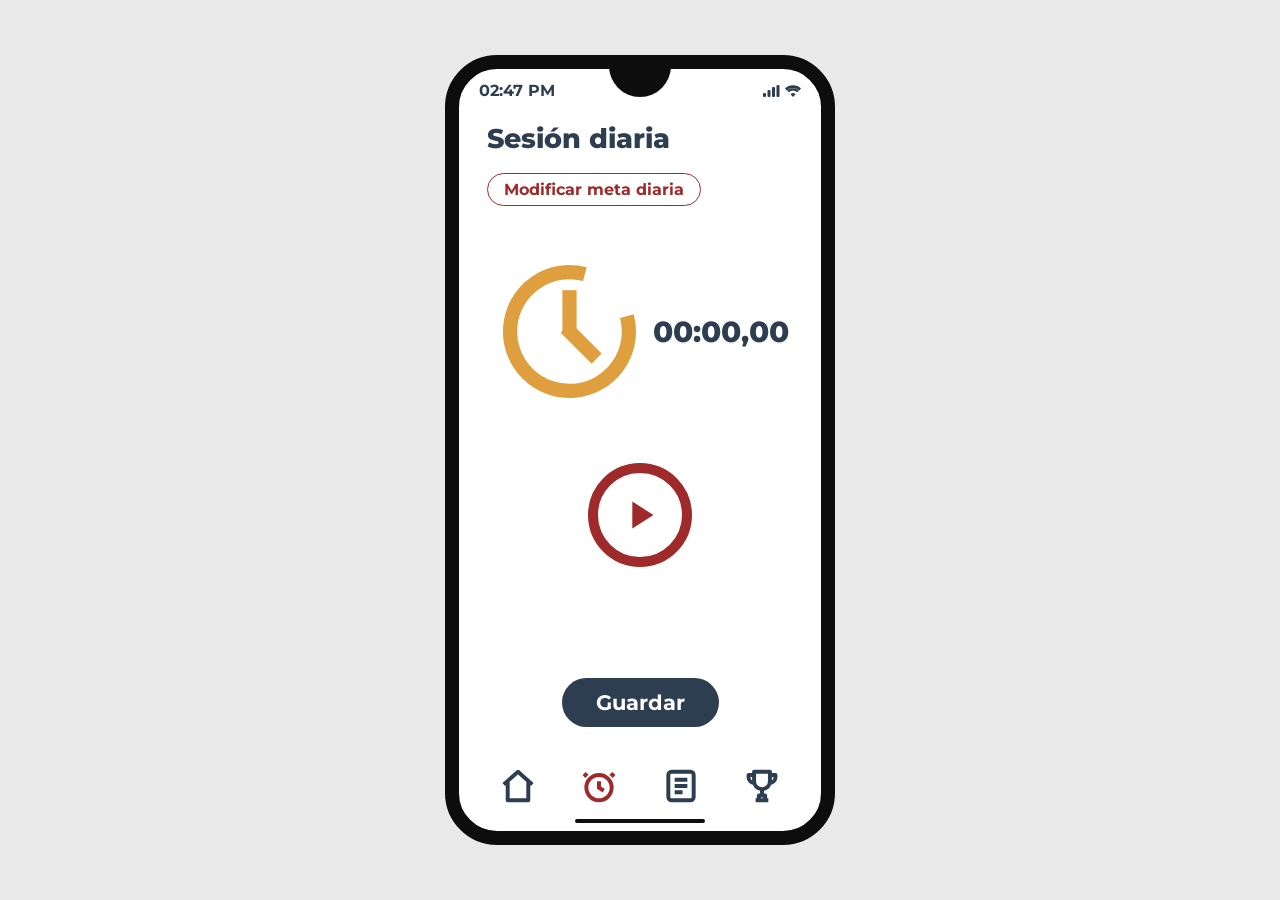
<file: sesion.html>
<!DOCTYPE html>
<html lang="es">
<head>
  <meta charset="UTF-8">
  <meta name="viewport" content="width=device-width, initial-scale=1.0">
  <title>ReadBok — Sesión diaria</title>
  <link rel="preconnect" href="https://fonts.googleapis.com">
  <link rel="preconnect" href="https://fonts.gstatic.com" crossorigin>
  <link href="https://fonts.googleapis.com/css2?family=Montserrat:wght@300;600;700;800&display=swap" rel="stylesheet">
  <link rel="stylesheet" href="assets/css/variables.css">
  <link rel="stylesheet" href="assets/css/base.css">
  <style>
    .pantalla--sesion {
      align-items: center;
      gap: 14px;
    }
    .pantalla--sesion .titulo-pantalla { margin-bottom: 4px; align-self: flex-start; }
    .pantalla--sesion .btn--secundario { align-self: flex-start; }
    .reloj {
      margin-top: 34px;
      display: flex;
      align-items: center;
      gap: 6px;
      max-width: 100%;
    }
    .cronometro {
      font-size: 1.8rem;
      font-weight: 800;
      font-variant-numeric: tabular-nums;
    }
    .btn-pausa {
      margin-top: 40px;
      width: 104px;
      height: 104px;
      border-radius: 50%;
      border: 10px solid var(--enfasis);
      background: transparent;
      color: var(--enfasis);
      display: flex;
      align-items: center;
      justify-content: center;
      cursor: pointer;
    }
    .btn-pausa svg { width: 46px; height: 46px; }
    .pantalla--sesion .btn--primario { margin-top: auto; }
  </style>
</head>
<body>

  <div class="telefono">

    <header class="barra-estado">
      <span>02:47 PM</span>
      <span class="iconos-estado">
        <svg width="17" height="12" viewBox="0 0 17 12" fill="currentColor"><rect x="0" y="8" width="3" height="4" rx="1"/><rect x="4.5" y="5" width="3" height="7" rx="1"/><rect x="9" y="2" width="3" height="10" rx="1"/><rect x="13.5" y="0" width="3" height="12" rx="1"/></svg>
        <svg width="16" height="12" viewBox="0 0 16 12" fill="currentColor"><path d="M8 12 5.5 9.2a3.6 3.6 0 0 1 5 0Zm4.2-4.7a6.6 6.6 0 0 0-8.4 0L2.1 5.4a9.2 9.2 0 0 1 11.8 0ZM16 3.5a11.8 11.8 0 0 0-16 0l1.7 1.9a9.3 9.3 0 0 1 12.6 0Z"/></svg>
      </span>
    </header>

    <main class="pantalla pantalla--sesion">

      <h1 class="titulo-pantalla">Sesión diaria</h1>
      <a class="btn btn--secundario" href="meta.html">Modificar meta diaria</a>

      <div class="reloj">
        <svg width="155" height="155" viewBox="0 0 120 120" fill="none">
          <!-- Aro abierto arriba a la derecha, manecillas cuadradas -->
          <path d="M104.4 48.1 A46 46 0 1 1 71.9 15.6" stroke="#df9f3e" stroke-width="11" stroke-linecap="butt"/>
          <path d="M60 62 V28" stroke="#df9f3e" stroke-width="11" stroke-linecap="butt"/>
          <path d="M57 57 L81 81" stroke="#df9f3e" stroke-width="11" stroke-linecap="butt"/>
        </svg>
        <span class="cronometro" id="cronometro">00:00,00</span>
      </div>

      <button class="btn-pausa" id="btnPausa" aria-label="Iniciar / pausar">
        <svg id="iconoPausa" viewBox="0 0 24 24" fill="currentColor" style="display:none"><rect x="5.5" y="4" width="5" height="16" rx="1"/><rect x="13.5" y="4" width="5" height="16" rx="1"/></svg>
        <svg id="iconoPlay" viewBox="0 0 24 24" fill="currentColor"><path d="M8 5v14l11-7z"/></svg>
      </button>

      <a class="btn btn--primario" href="inicio.html">Guardar</a>

    </main>

    <nav class="nav-inferior">
      <a href="inicio.html" aria-label="Inicio">
        <svg viewBox="0 0 24 24" fill="none" stroke="currentColor" stroke-width="2" stroke-linejoin="round"><path d="M3 11 12 3l9 8"/><path d="M5.5 9.5V21h13V9.5"/></svg>
      </a>
      <a href="sesion.html" class="activo" aria-label="Temporizador">
        <svg viewBox="0 0 24 24" fill="none" stroke="currentColor" stroke-width="2"><circle cx="12" cy="13" r="8"/><path d="M12 9v4l3 2"/><path d="M4.5 4 2.5 6M19.5 4l2 2"/></svg>
      </a>
      <a href="historial.html" aria-label="Historial">
        <svg viewBox="0 0 24 24" fill="none" stroke="currentColor" stroke-width="2" stroke-linejoin="round"><rect x="4" y="3" width="16" height="18" rx="2"/><path d="M8 8h8M8 12h8M8 16h5"/></svg>
      </a>
      <a href="logros.html" aria-label="Logros">
        <svg viewBox="0 0 24 24" fill="none" stroke="currentColor" stroke-width="2" stroke-linejoin="round"><path d="M7 3h10v6a5 5 0 0 1-10 0Z"/><path d="M7 5H3.5v1.5A3.5 3.5 0 0 0 7 10M17 5h3.5v1.5A3.5 3.5 0 0 1 17 10"/><path d="M12 14v4M8 21h8M10 18h4v3h-4z"/></svg>
      </a>
    </nav>

    <div class="indicador-inicio"></div>
  </div>

  <script>
    // Cronómetro de la sesión: arranca con el botón, se pausa y se reanuda
    const pantalla = document.getElementById('cronometro');
    const btnPausa = document.getElementById('btnPausa');
    const iconoPausa = document.getElementById('iconoPausa');
    const iconoPlay = document.getElementById('iconoPlay');

    let transcurrido = 0;      // milisegundos acumulados
    let ultimoInicio = 0;
    let corriendo = false;

    function pintar() {
      const total = corriendo ? transcurrido + (Date.now() - ultimoInicio) : transcurrido;
      const min = String(Math.floor(total / 60000)).padStart(2, '0');
      const seg = String(Math.floor(total / 1000) % 60).padStart(2, '0');
      const cent = String(Math.floor(total / 10) % 100).padStart(2, '0');
      pantalla.textContent = `${min}:${seg},${cent}`;
    }

    setInterval(pintar, 33);

    btnPausa.addEventListener('click', () => {
      if (corriendo) {
        transcurrido += Date.now() - ultimoInicio;
      } else {
        ultimoInicio = Date.now();
      }
      corriendo = !corriendo;
      iconoPausa.style.display = corriendo ? '' : 'none';
      iconoPlay.style.display = corriendo ? 'none' : '';
    });
  </script>

</body>
</html>
</file>
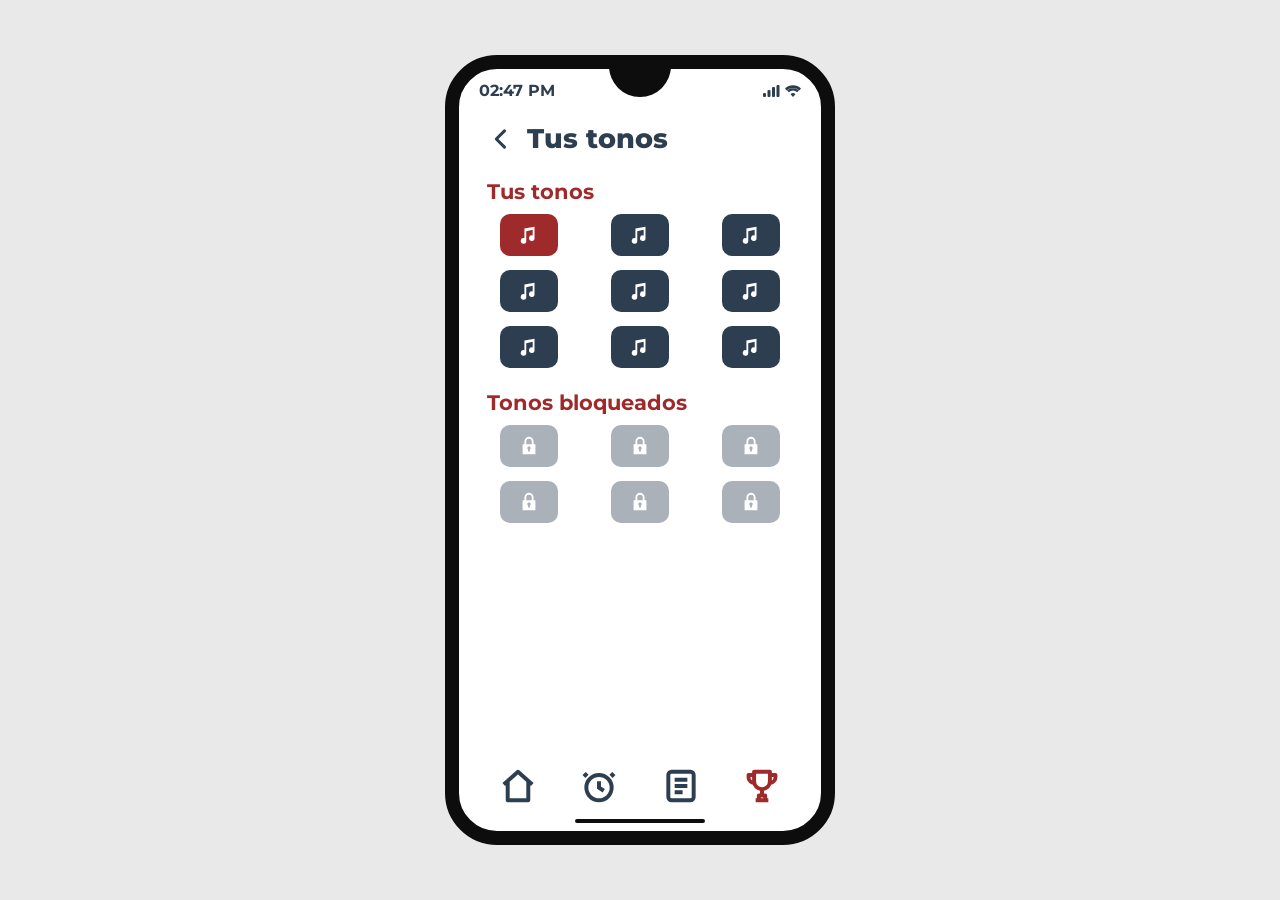
<file: tonos.html>
<!DOCTYPE html>
<html lang="es">
<head>
  <meta charset="UTF-8">
  <meta name="viewport" content="width=device-width, initial-scale=1.0">
  <title>ReadBok — Tus tonos</title>
  <link rel="preconnect" href="https://fonts.googleapis.com">
  <link rel="preconnect" href="https://fonts.gstatic.com" crossorigin>
  <link href="https://fonts.googleapis.com/css2?family=Montserrat:wght@300;600;700;800&display=swap" rel="stylesheet">
  <link rel="stylesheet" href="assets/css/variables.css">
  <link rel="stylesheet" href="assets/css/base.css">
</head>
<body>

  <div class="telefono">

    <header class="barra-estado">
      <span>02:47 PM</span>
      <span class="iconos-estado">
        <svg width="17" height="12" viewBox="0 0 17 12" fill="currentColor"><rect x="0" y="8" width="3" height="4" rx="1"/><rect x="4.5" y="5" width="3" height="7" rx="1"/><rect x="9" y="2" width="3" height="10" rx="1"/><rect x="13.5" y="0" width="3" height="12" rx="1"/></svg>
        <svg width="16" height="12" viewBox="0 0 16 12" fill="currentColor"><path d="M8 12 5.5 9.2a3.6 3.6 0 0 1 5 0Zm4.2-4.7a6.6 6.6 0 0 0-8.4 0L2.1 5.4a9.2 9.2 0 0 1 11.8 0ZM16 3.5a11.8 11.8 0 0 0-16 0l1.7 1.9a9.3 9.3 0 0 1 12.6 0Z"/></svg>
      </span>
    </header>

    <main class="pantalla">

      <div class="encabezado-volver">
        <a class="btn-volver" href="logros.html" aria-label="Volver a Logros">
          <svg viewBox="0 0 24 24" fill="none" stroke="currentColor" stroke-width="2.6" stroke-linecap="round" stroke-linejoin="round"><path d="M15 5l-7 7 7 7"/></svg>
        </a>
        <h1 class="titulo-pantalla">Tus tonos</h1>
      </div>

      <h2 class="subtitulo">Tus tonos</h2>
      <div class="cuadricula-iconos" id="tonos">
        <button class="icono-cuadro activo" type="button" aria-label="Tono 1">
          <svg viewBox="0 0 24 24" fill="currentColor"><path d="M9 18.5a3 3 0 1 1-2-2.83V5l11-2v12.5a3 3 0 1 1-2-2.83V6.4L9 8Z"/></svg>
        </button>
        <button class="icono-cuadro" type="button" aria-label="Tono 2">
          <svg viewBox="0 0 24 24" fill="currentColor"><path d="M9 18.5a3 3 0 1 1-2-2.83V5l11-2v12.5a3 3 0 1 1-2-2.83V6.4L9 8Z"/></svg>
        </button>
        <button class="icono-cuadro" type="button" aria-label="Tono 3">
          <svg viewBox="0 0 24 24" fill="currentColor"><path d="M9 18.5a3 3 0 1 1-2-2.83V5l11-2v12.5a3 3 0 1 1-2-2.83V6.4L9 8Z"/></svg>
        </button>
        <button class="icono-cuadro" type="button" aria-label="Tono 4">
          <svg viewBox="0 0 24 24" fill="currentColor"><path d="M9 18.5a3 3 0 1 1-2-2.83V5l11-2v12.5a3 3 0 1 1-2-2.83V6.4L9 8Z"/></svg>
        </button>
        <button class="icono-cuadro" type="button" aria-label="Tono 5">
          <svg viewBox="0 0 24 24" fill="currentColor"><path d="M9 18.5a3 3 0 1 1-2-2.83V5l11-2v12.5a3 3 0 1 1-2-2.83V6.4L9 8Z"/></svg>
        </button>
        <button class="icono-cuadro" type="button" aria-label="Tono 6">
          <svg viewBox="0 0 24 24" fill="currentColor"><path d="M9 18.5a3 3 0 1 1-2-2.83V5l11-2v12.5a3 3 0 1 1-2-2.83V6.4L9 8Z"/></svg>
        </button>
        <button class="icono-cuadro" type="button" aria-label="Tono 7">
          <svg viewBox="0 0 24 24" fill="currentColor"><path d="M9 18.5a3 3 0 1 1-2-2.83V5l11-2v12.5a3 3 0 1 1-2-2.83V6.4L9 8Z"/></svg>
        </button>
        <button class="icono-cuadro" type="button" aria-label="Tono 8">
          <svg viewBox="0 0 24 24" fill="currentColor"><path d="M9 18.5a3 3 0 1 1-2-2.83V5l11-2v12.5a3 3 0 1 1-2-2.83V6.4L9 8Z"/></svg>
        </button>
        <button class="icono-cuadro" type="button" aria-label="Tono 9">
          <svg viewBox="0 0 24 24" fill="currentColor"><path d="M9 18.5a3 3 0 1 1-2-2.83V5l11-2v12.5a3 3 0 1 1-2-2.83V6.4L9 8Z"/></svg>
        </button>
      </div>

      <h2 class="subtitulo">Tonos bloqueados</h2>
      <div class="cuadricula-iconos">
        <button class="icono-cuadro" type="button" disabled aria-label="Tono bloqueado">
          <svg viewBox="0 0 24 24" fill="currentColor"><path d="M17 10V7a5 5 0 0 0-10 0v3H5v11h14V10Zm-8-3a3 3 0 0 1 6 0v3H9Zm4 8.7V18h-2v-2.3a1.8 1.8 0 1 1 2 0Z"/></svg>
        </button>
        <button class="icono-cuadro" type="button" disabled aria-label="Tono bloqueado">
          <svg viewBox="0 0 24 24" fill="currentColor"><path d="M17 10V7a5 5 0 0 0-10 0v3H5v11h14V10Zm-8-3a3 3 0 0 1 6 0v3H9Zm4 8.7V18h-2v-2.3a1.8 1.8 0 1 1 2 0Z"/></svg>
        </button>
        <button class="icono-cuadro" type="button" disabled aria-label="Tono bloqueado">
          <svg viewBox="0 0 24 24" fill="currentColor"><path d="M17 10V7a5 5 0 0 0-10 0v3H5v11h14V10Zm-8-3a3 3 0 0 1 6 0v3H9Zm4 8.7V18h-2v-2.3a1.8 1.8 0 1 1 2 0Z"/></svg>
        </button>
        <button class="icono-cuadro" type="button" disabled aria-label="Tono bloqueado">
          <svg viewBox="0 0 24 24" fill="currentColor"><path d="M17 10V7a5 5 0 0 0-10 0v3H5v11h14V10Zm-8-3a3 3 0 0 1 6 0v3H9Zm4 8.7V18h-2v-2.3a1.8 1.8 0 1 1 2 0Z"/></svg>
        </button>
        <button class="icono-cuadro" type="button" disabled aria-label="Tono bloqueado">
          <svg viewBox="0 0 24 24" fill="currentColor"><path d="M17 10V7a5 5 0 0 0-10 0v3H5v11h14V10Zm-8-3a3 3 0 0 1 6 0v3H9Zm4 8.7V18h-2v-2.3a1.8 1.8 0 1 1 2 0Z"/></svg>
        </button>
        <button class="icono-cuadro" type="button" disabled aria-label="Tono bloqueado">
          <svg viewBox="0 0 24 24" fill="currentColor"><path d="M17 10V7a5 5 0 0 0-10 0v3H5v11h14V10Zm-8-3a3 3 0 0 1 6 0v3H9Zm4 8.7V18h-2v-2.3a1.8 1.8 0 1 1 2 0Z"/></svg>
        </button>
      </div>

    </main>

    <nav class="nav-inferior">
      <a href="inicio.html" aria-label="Inicio">
        <svg viewBox="0 0 24 24" fill="none" stroke="currentColor" stroke-width="2" stroke-linejoin="round"><path d="M3 11 12 3l9 8"/><path d="M5.5 9.5V21h13V9.5"/></svg>
      </a>
      <a href="sesion.html" aria-label="Temporizador">
        <svg viewBox="0 0 24 24" fill="none" stroke="currentColor" stroke-width="2"><circle cx="12" cy="13" r="8"/><path d="M12 9v4l3 2"/><path d="M4.5 4 2.5 6M19.5 4l2 2"/></svg>
      </a>
      <a href="historial.html" aria-label="Historial">
        <svg viewBox="0 0 24 24" fill="none" stroke="currentColor" stroke-width="2" stroke-linejoin="round"><rect x="4" y="3" width="16" height="18" rx="2"/><path d="M8 8h8M8 12h8M8 16h5"/></svg>
      </a>
      <a href="logros.html" class="activo" aria-label="Logros">
        <svg viewBox="0 0 24 24" fill="none" stroke="currentColor" stroke-width="2" stroke-linejoin="round"><path d="M7 3h10v6a5 5 0 0 1-10 0Z"/><path d="M7 5H3.5v1.5A3.5 3.5 0 0 0 7 10M17 5h3.5v1.5A3.5 3.5 0 0 1 17 10"/><path d="M12 14v4M8 21h8M10 18h4v3h-4z"/></svg>
      </a>
    </nav>

    <div class="indicador-inicio"></div>
  </div>

  <script>
    // Melodías de cada tono: [frecuencia Hz, duración s, pausa opcional s]
    const melodias = [
      [[784, 0.14], [659, 0.14], [523, 0.28]],                                  // campanita descendente
      [[523, 0.11], [659, 0.11], [784, 0.11], [1047, 0.22]],                    // ascendente alegre
      [[880, 0.09, 0.06], [880, 0.09, 0.22], [880, 0.09, 0.06], [880, 0.09]],   // doble bip clásico
      [[659, 0.12], [587, 0.12], [659, 0.12], [587, 0.12], [659, 0.24]],        // trino
      [[523, 0.16], [784, 0.16], [523, 0.16], [784, 0.16]],                     // alterno
      [[1047, 0.08], [988, 0.08], [880, 0.08], [784, 0.08], [698, 0.16]],       // cascada
      [[440, 0.22], [554, 0.22], [659, 0.34]],                                  // arpegio suave
      [[784, 0.1, 0.05], [784, 0.1], [988, 0.2]],                               // timbre
      [[659, 0.12], [659, 0.12, 0.1], [523, 0.12], [659, 0.24]]                 // juguetón
    ];

    let audio;
    function reproducir(melodia) {
      audio = audio || new (window.AudioContext || window.webkitAudioContext)();
      let t = audio.currentTime + 0.02;
      for (const [frec, dur, pausa = 0.02] of melodia) {
        const osc = audio.createOscillator();
        const vol = audio.createGain();
        osc.type = 'triangle';
        osc.frequency.value = frec;
        vol.gain.setValueAtTime(0.001, t);
        vol.gain.exponentialRampToValueAtTime(0.3, t + 0.02);
        vol.gain.exponentialRampToValueAtTime(0.001, t + dur);
        osc.connect(vol).connect(audio.destination);
        osc.start(t);
        osc.stop(t + dur + 0.03);
        t += dur + pausa;
      }
    }

    // Selección del tono activo + reproducción de su melodía
    document.querySelectorAll('#tonos .icono-cuadro').forEach((btn, i) => {
      btn.addEventListener('click', () => {
        document.querySelector('#tonos .icono-cuadro.activo')?.classList.remove('activo');
        btn.classList.add('activo');
        reproducir(melodias[i]);
      });
    });
  </script>

</body>
</html>
</file>
<file: assets/css/variables.css>
/* ============================================
   ReadBok — Tokens de la guía de estilo (Entrega 1)
   ============================================ */
:root {
  /* Paleta de colores web */
  --texto: #2c3e50;        /* Texto / botones primarios */
  --enfasis: #9e2a2b;      /* Énfasis / activo / destructivo */
  --corporativo: #df9f3e;  /* Color corporativo (naranja) */
  --fondo: #ffffff;        /* Fondo */

  /* Estados de botones (según lámina: hover gris azulado, pressed más claro) */
  --texto-hover: #8494a5;
  --texto-pressed: #aab6c2;
  --corporativo-hover: #ecc891;
  --corporativo-pressed: #f3ddb9;
  --deshabilitado: #2c3e50;

  /* Tipografía — Montserrat */
  --fuente: 'Montserrat', sans-serif;
  --h1: 2rem;      /* 20pt → escala pantalla */
  --h2: 1.7rem;    /* 17pt */
  --h3: 1.6rem;    /* 16pt */
  --h4: 1.3rem;    /* 13pt */
  --h5: 1rem;      /* 10pt */
  --h6: 0.9rem;    /* 9pt  */

  /* Marco del teléfono */
  --ancho-telefono: 390px;
  --radio-telefono: 52px;
  --radio-boton: 999px;
  --radio-tarjeta: 20px;
}
</file>
<file: assets/css/base.css>
/* ============================================
   ReadBok — Estilos base: marco de teléfono,
   barra de estado, navegación y botones
   ============================================ */

* {
  margin: 0;
  padding: 0;
  box-sizing: border-box;
}

html {
  font-size: 16px; /* escala móvil: 1rem = 16px (los tokens h1-h6 mantienen la jerarquía de la guía) */
}

body {
  font-family: var(--fuente);
  color: var(--texto);
  background: #e9e9e9;
  display: flex;
  justify-content: center;
  align-items: center;
  min-height: 100vh;
  padding: 24px 0;
}

/* ---------- Marco del teléfono ---------- */
.telefono {
  width: var(--ancho-telefono);
  height: 790px;
  max-height: calc(100vh - 48px);
  background: var(--fondo);
  border: 14px solid #0d0d0d;
  border-radius: var(--radio-telefono);
  display: flex;
  flex-direction: column;
  overflow: hidden;
  position: relative;
}

/* Muesca (notch) superior: semicírculo que cuelga del bisel */
.telefono::before {
  content: '';
  position: absolute;
  top: -6px;
  left: 50%;
  transform: translateX(-50%);
  width: 62px;
  height: 34px;
  background: #0d0d0d;
  border-radius: 0 0 999px 999px;
  z-index: 5;
}

/* En modo dispositivo (F12) el marco desaparece y la app llena la pantalla */
@media (max-width: 480px) {
  body { padding: 0; background: var(--fondo); }
  .telefono {
    width: 100%;
    height: 100dvh;
    max-height: none;
    border: none;
    border-radius: 0;
  }
  .telefono::before { display: none; }
}

/* ---------- Barra de estado ---------- */
.barra-estado {
  display: flex;
  justify-content: space-between;
  align-items: center;
  padding: 12px 20px 6px;
  font-size: var(--h5);
  font-weight: 700;
  flex-shrink: 0;
}

.barra-estado .iconos-estado {
  display: flex;
  gap: 5px;
  align-items: center;
}

/* ---------- Contenido de la pantalla ---------- */
.pantalla {
  flex: 1;
  overflow-y: auto;
  display: flex;
  flex-direction: column;
  padding: 16px 28px 24px;
}

/* ---------- Navegación inferior ---------- */
.nav-inferior {
  flex-shrink: 0;
  display: flex;
  justify-content: space-around;
  align-items: center;
  padding: 10px 18px 4px;
}

.nav-inferior a {
  color: var(--texto);
  display: flex;
  padding: 6px 10px;
}

.nav-inferior a.activo {
  color: var(--enfasis);
}

.nav-inferior svg {
  width: 38px;
  height: 38px;
  stroke-width: 2.5;
}

/* Barrita de inicio (home indicator) */
.indicador-inicio {
  width: 130px;
  height: 4px;
  border-radius: 999px;
  background: #0d0d0d;
  margin: 4px auto 8px;
  flex-shrink: 0;
}

/* ---------- Botones ---------- */
.btn {
  font-family: var(--fuente);
  font-weight: 700;
  font-size: var(--h4);
  border: none;
  border-radius: var(--radio-boton);
  padding: 12px 34px;
  cursor: pointer;
  text-decoration: none;
  text-align: center;
  display: inline-block;
  transition: background 0.15s ease;
}

/* Primario (azul) */
.btn--primario { background: var(--texto); color: var(--fondo); }
.btn--primario:hover { background: var(--texto-hover); }
.btn--primario:active { background: var(--texto-pressed); }

/* Acento (naranja) */
.btn--acento { background: var(--corporativo); color: var(--fondo); }
.btn--acento:hover { background: var(--corporativo-hover); }
.btn--acento:active { background: var(--corporativo-pressed); }

/* Secundario (contorno rojo, tipo chip) */
.btn--secundario {
  background: transparent;
  color: var(--enfasis);
  border: 1.5px solid var(--enfasis);
  font-size: var(--h5);
  padding: 6px 16px;
  transition: background 0.15s ease, color 0.15s ease;
}

.btn--secundario:hover {
  background: rgba(158, 42, 43, 0.08);
}

.btn--secundario:active {
  background: var(--enfasis);
  color: var(--fondo);
}

/* Destructivo */
.btn--destructivo { background: var(--enfasis); color: var(--fondo); }

.btn:disabled,
.btn.deshabilitado {
  opacity: 0.55;
  pointer-events: none;
}

/* ---------- Encabezados de pantalla ---------- */
.titulo-pantalla {
  font-size: var(--h2);
  font-weight: 800;
  margin-bottom: 14px;
}

/* Encabezado con flecha de regreso (subpantallas) */
.encabezado-volver {
  display: flex;
  align-items: center;
  gap: 12px;
  margin-bottom: 10px;
}

.encabezado-volver .titulo-pantalla { margin-bottom: 0; }

.btn-volver {
  display: flex;
  color: var(--texto);
}

.btn-volver svg { width: 28px; height: 28px; }
.btn-volver:hover { color: var(--texto-hover); }
.btn-volver:active { color: var(--enfasis); }

.subtitulo {
  color: var(--enfasis);
  font-size: var(--h4);
  font-weight: 700;
  margin: 14px 0 10px;
}

.etiqueta {
  font-size: var(--h6);
  font-weight: 600;
  color: var(--texto);
  opacity: 0.8;
}

/* ---------- Cuadrículas de iconos (insignias / tonos) ---------- */
.cuadricula-iconos {
  display: grid;
  grid-template-columns: repeat(3, 1fr);
  gap: 14px 26px;
  justify-items: center;
  margin-bottom: 8px;
}

.icono-cuadro {
  width: 58px;
  height: 42px;
  border: none;
  border-radius: 10px;
  background: var(--texto);
  color: var(--fondo);
  display: flex;
  align-items: center;
  justify-content: center;
  cursor: pointer;
  transition: background 0.15s ease;
}

.icono-cuadro:hover { background: var(--texto-hover); }
.icono-cuadro.activo { background: var(--enfasis); }
.icono-cuadro svg { width: 22px; height: 22px; }

/* Bloqueados: atenuados y sin reacción al mouse */
.icono-cuadro:disabled {
  opacity: 0.4;
  cursor: default;
}
.icono-cuadro:disabled:hover { background: var(--texto); }

/* ---------- Utilidades ---------- */
.chip-titulo {
  background: var(--enfasis);
  color: var(--fondo);
  font-weight: 800;
  font-size: var(--h2);
  padding: 8px 26px;
  border-radius: 12px;
  align-self: center;
}

.tarjeta-dato {
  background: var(--corporativo);
  color: var(--texto);
  border-radius: var(--radio-tarjeta);
  padding: 16px 10px 12px;
  text-align: center;
  flex: 1;
}

.tarjeta-dato strong {
  display: block;
  font-size: 2.2rem;
  font-weight: 800;
}

.tarjeta-dato span {
  font-size: var(--h6);
  font-weight: 600;
}
</file>
